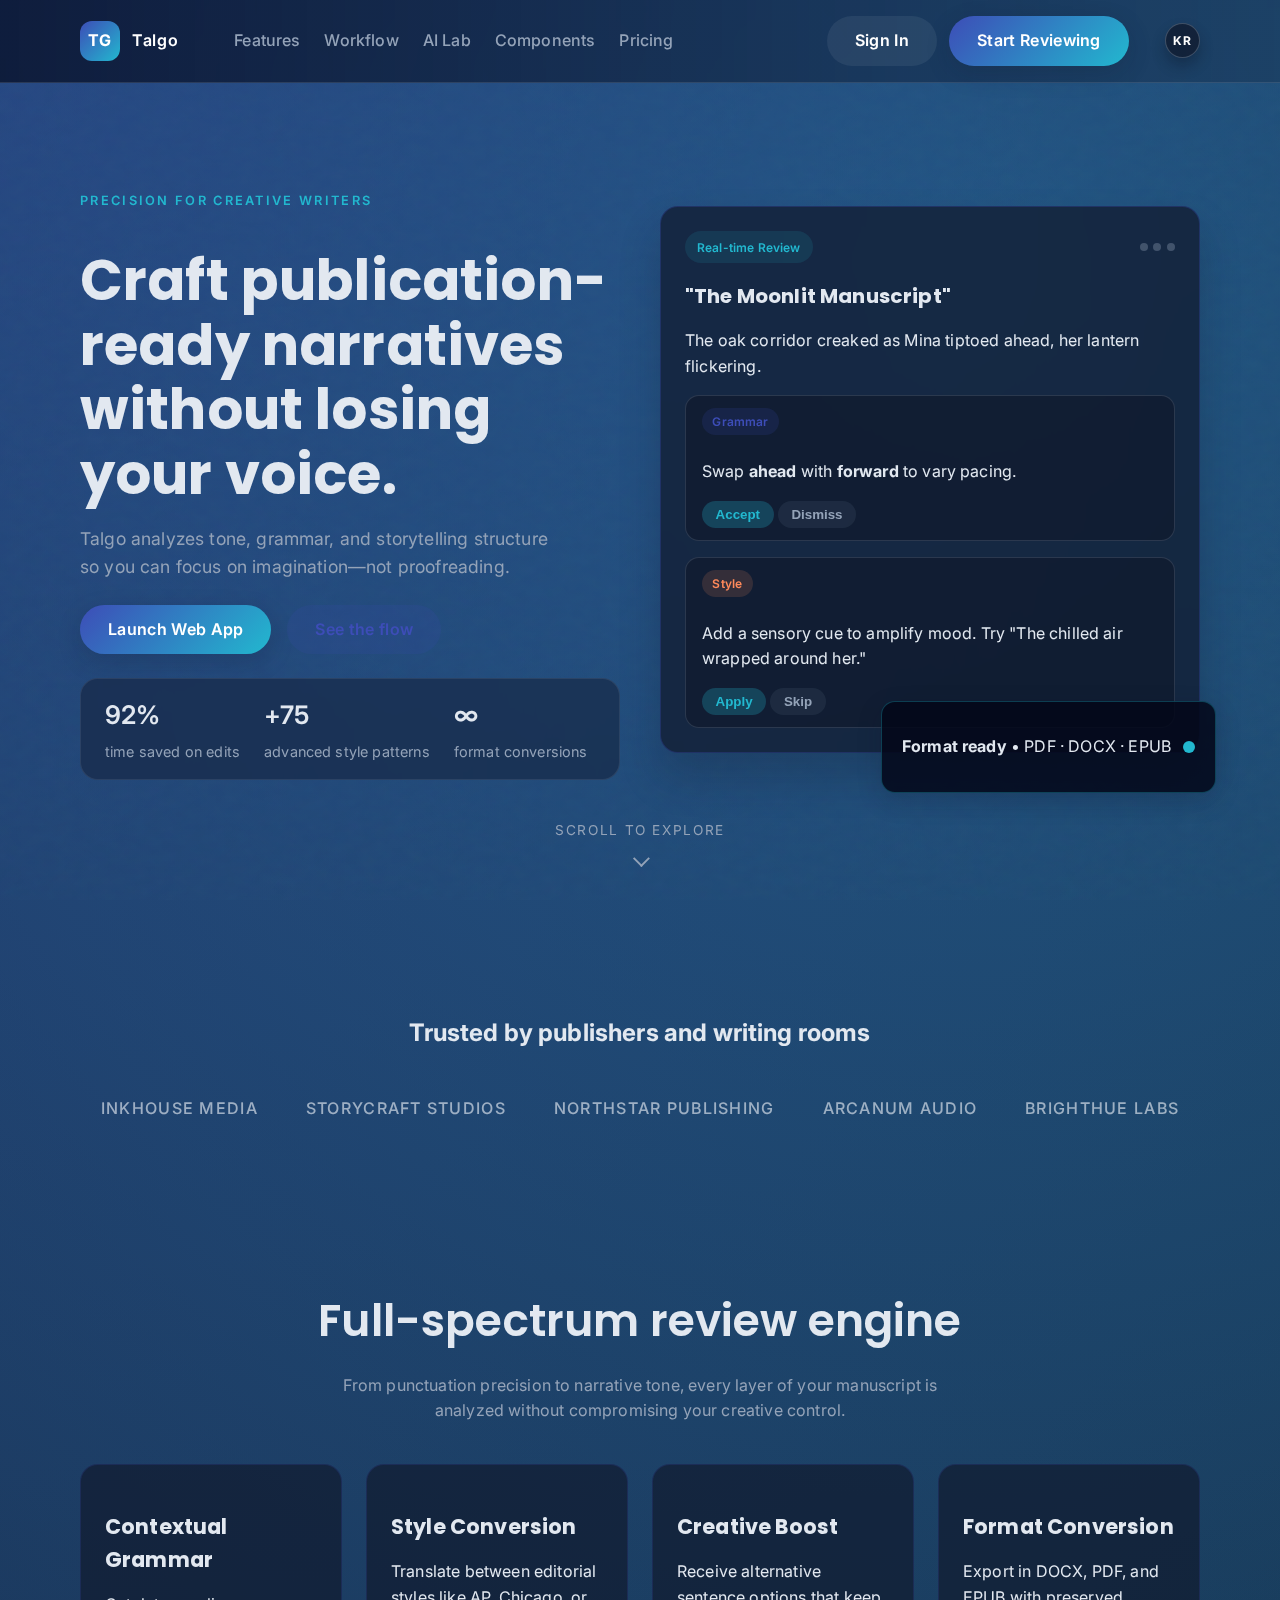
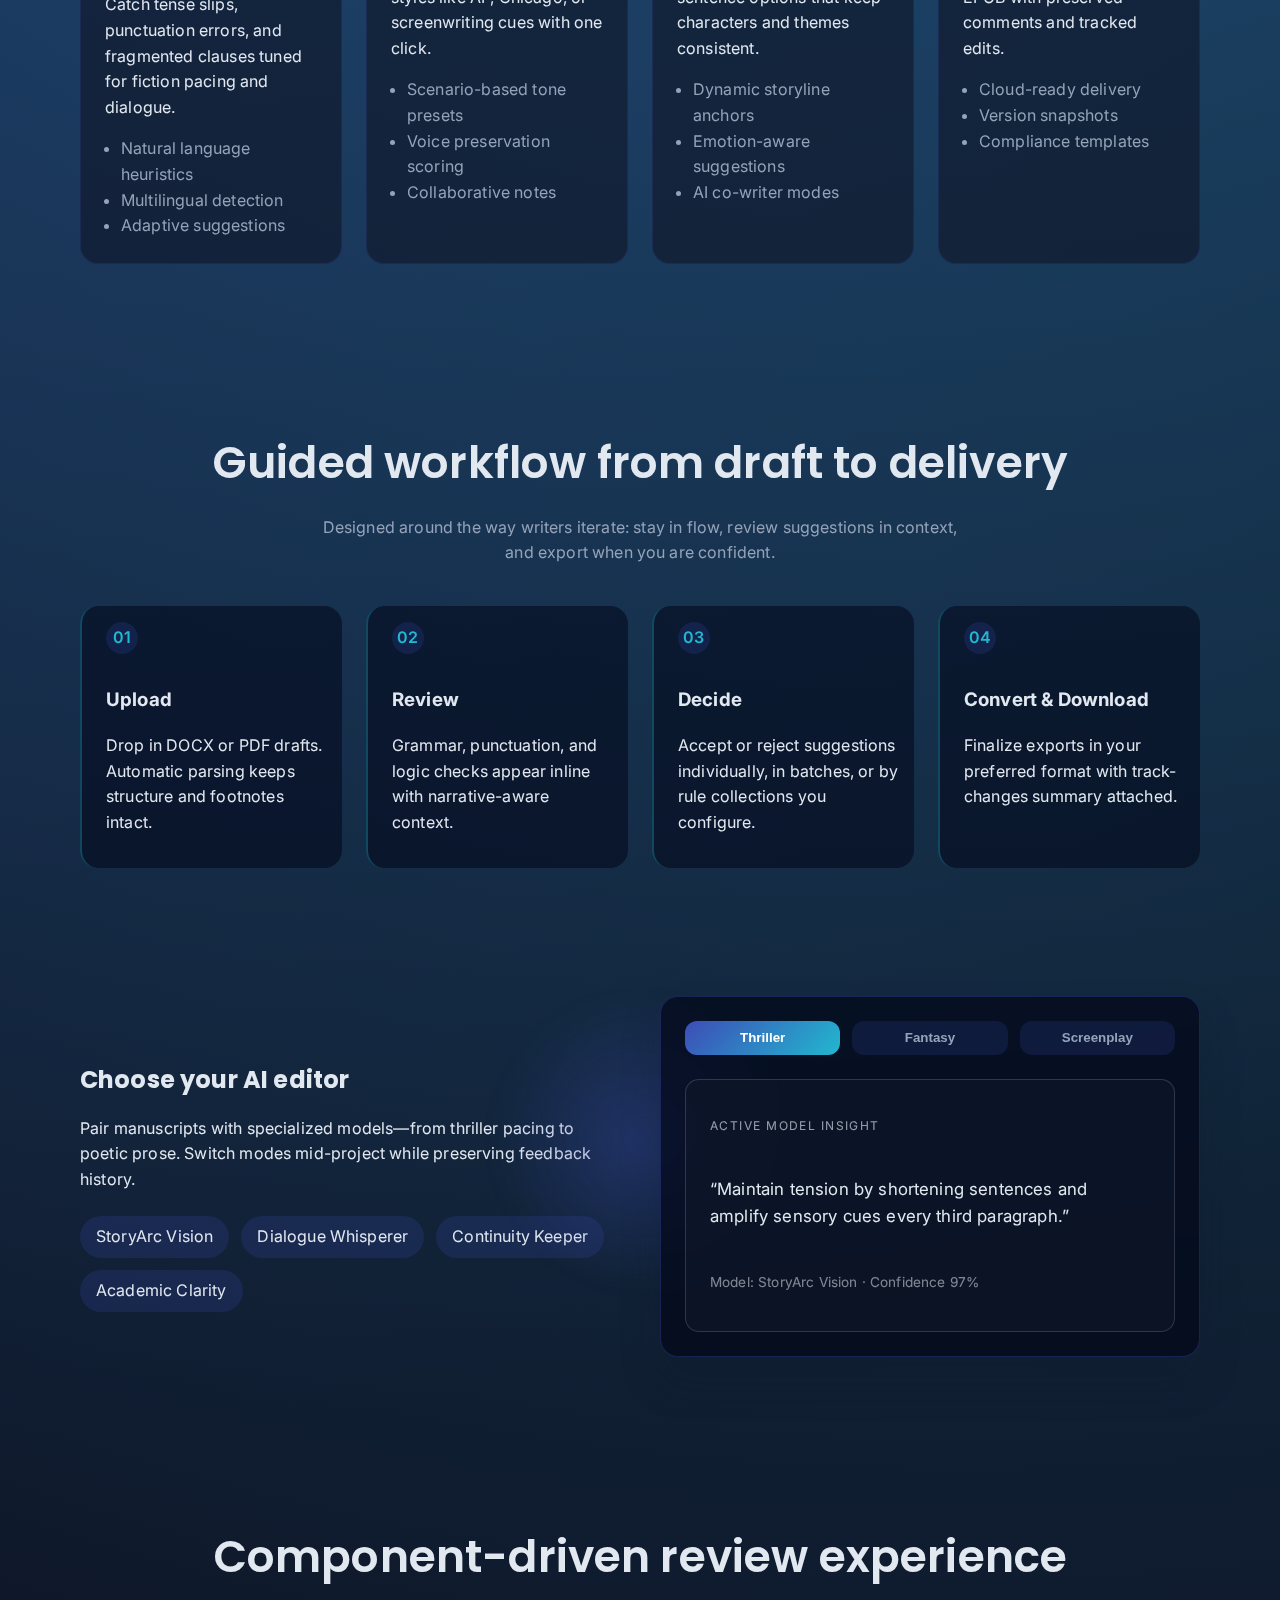
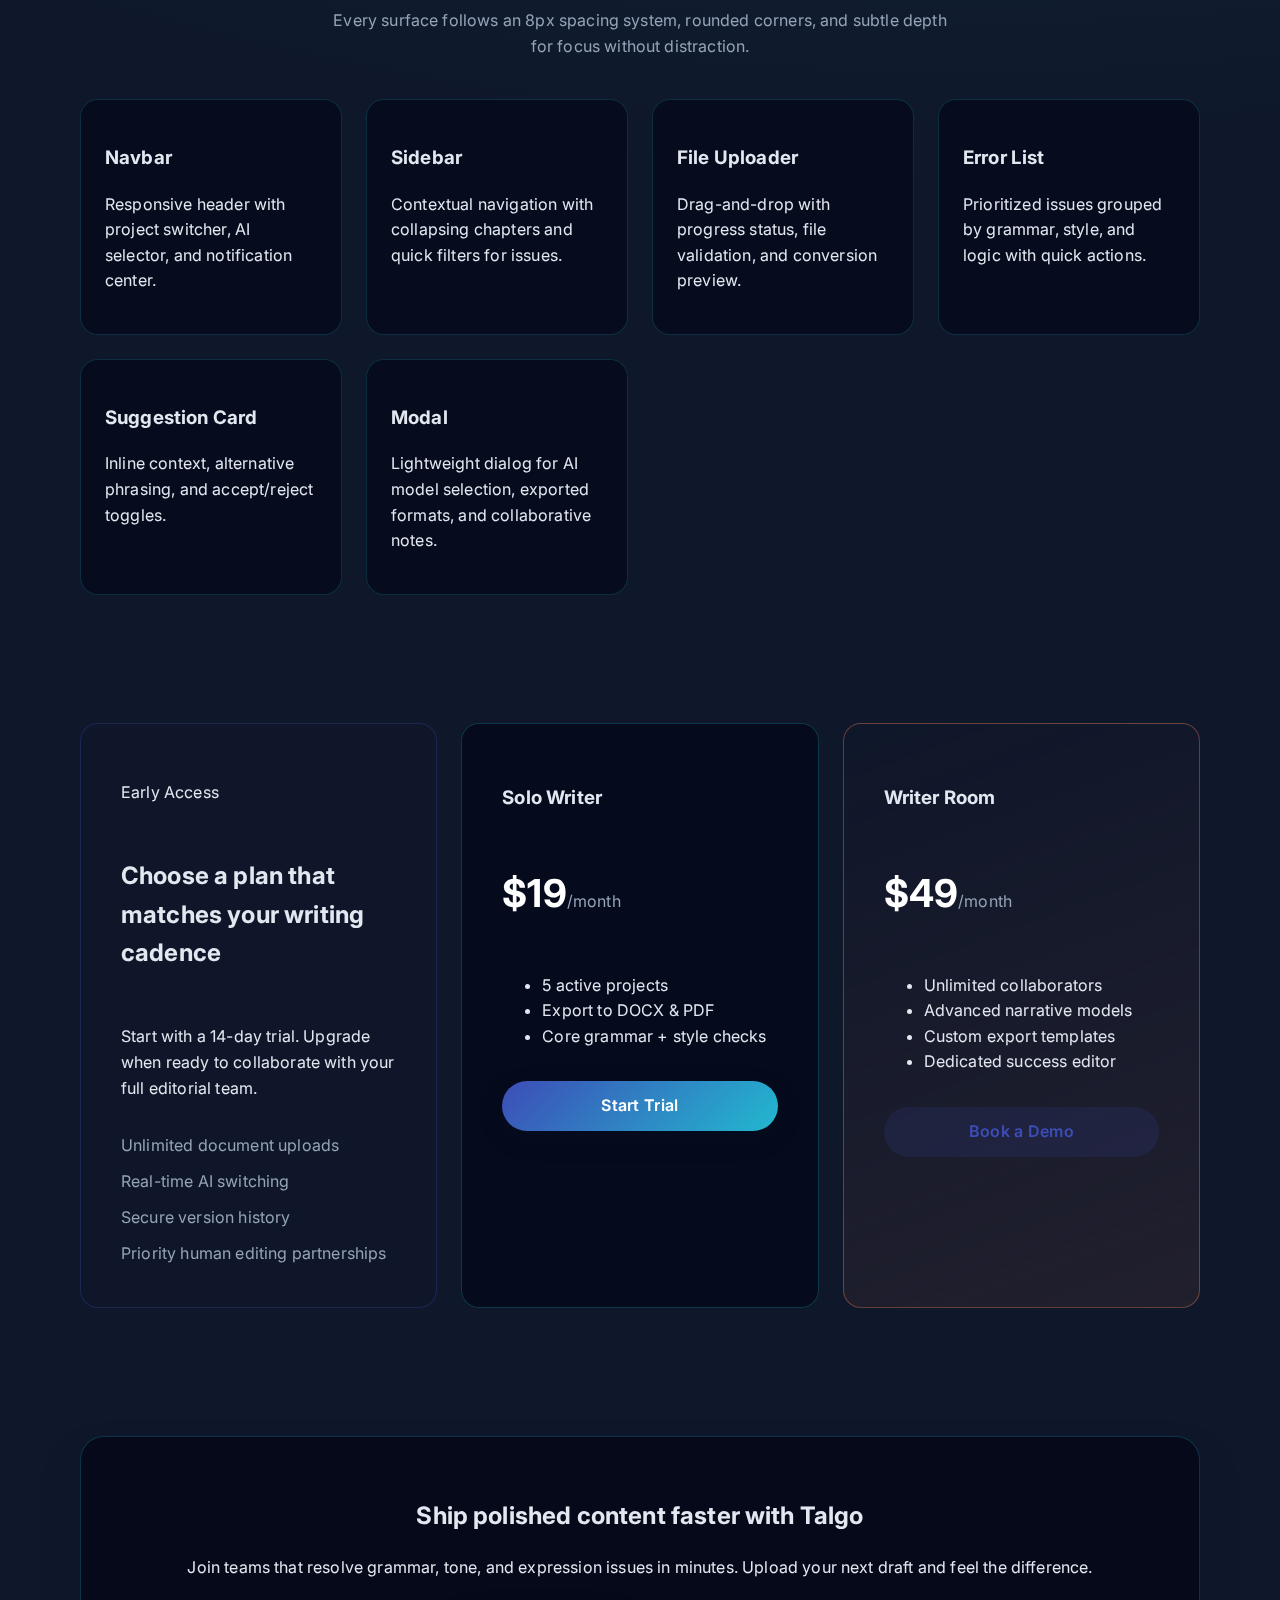
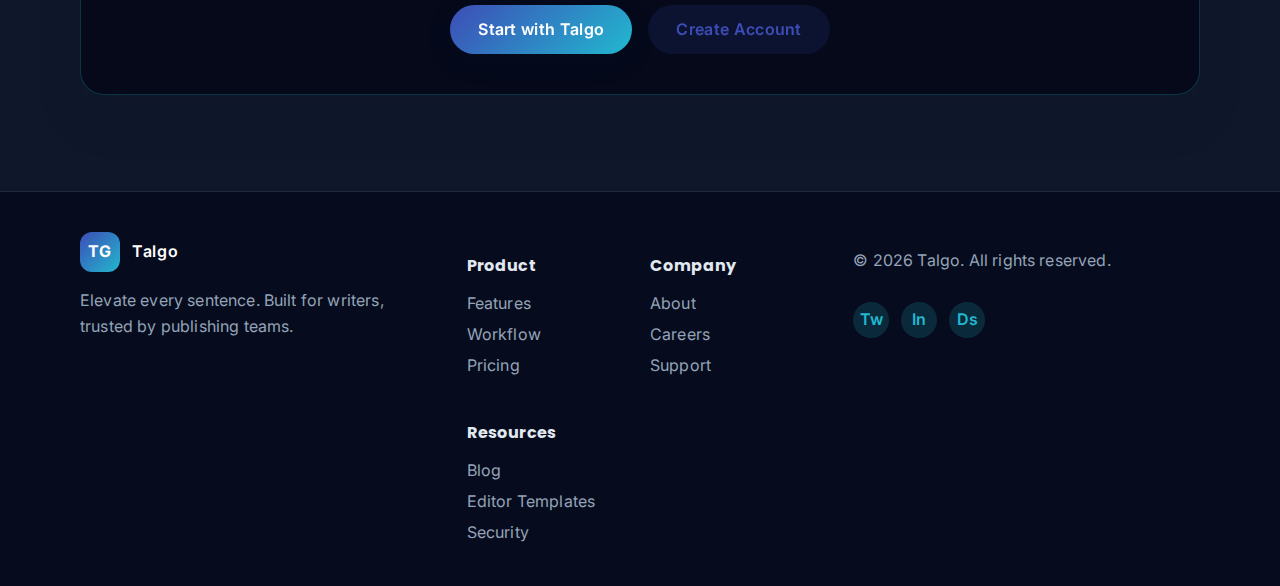
<file: index.html>
﻿<!DOCTYPE html>
<html lang="en">
<head>
  <meta charset="UTF-8" />
  <meta http-equiv="X-UA-Compatible" content="IE=edge" />
  <meta name="viewport" content="width=device-width, initial-scale=1.0" />
  <title>Talgo - Professional Writing Assistant</title>
  <meta name="description" content="Professional sentence review platform that transforms drafts into publication-ready writing with Talgo." />
  <link rel="preconnect" href="https://fonts.googleapis.com" />
  <link rel="preconnect" href="https://fonts.gstatic.com" crossorigin />
  <link href="https://fonts.googleapis.com/css2?family=Poppins:wght@400;500;600;700&family=Inter:wght@400;500;600&display=swap" rel="stylesheet" />
  <link rel="stylesheet" href="assets/css/style.css" />
</head>
<body>
  <div class="noise-layer" aria-hidden="true"></div>
  <header class="site-header">
    <div class="container nav-container">
      <a class="brand" href="#" aria-label="TG Talgo">
        <span class="brand-mark" aria-hidden="true">TG</span>
        <span class="brand-type">Talgo</span>
      </a>
      <nav class="nav" aria-label="Primary" role="navigation">
        <ul class="nav-list">
          <li><a href="#features">Features</a></li>
          <li><a href="#workflow">Workflow</a></li>
          <li><a href="#ai-lab">AI Lab</a></li>
          <li><a href="#components">Components</a></li>
          <li><a href="#pricing">Pricing</a></li>
        </ul>
      </nav>
      <div class="language-switch">
        <a class="btn-language" href="index-ko.html" lang="ko" aria-label="View site in Korean">
          <span aria-hidden="true" class="lang-code">kr</span>
          <span class="visually-hidden">한국어</span>
        </a>
      </div>
      <div class="nav-actions">
        <a class="btn btn-ghost" href="auth.html">Sign In</a>
        <a class="btn btn-primary" href="auth.html">Start Reviewing</a>
        <button class="nav-toggle" aria-expanded="false" aria-controls="mobile-nav">
          <span class="nav-toggle-bar"></span>
          <span class="nav-toggle-bar"></span>
          <span class="nav-toggle-bar"></span>
          <span class="visually-hidden">Toggle navigation</span>
        </button>
      </div>
    </div>
    <nav id="mobile-nav" class="mobile-nav" aria-label="Mobile"></nav>
  </header>

  <main>
    <section class="hero" id="hero">
      <div class="container hero-grid">
        <div class="hero-copy">
          <p class="eyebrow">Precision for creative writers</p>
          <h1>Craft publication-ready narratives without losing your voice.</h1>
          <p class="hero-lede">Talgo analyzes tone, grammar, and storytelling structure so you can focus on imagination—not proofreading.</p>
          <div class="hero-actions">
            <a class="btn btn-primary" href="#cta">Launch Web App</a>
            <a class="btn btn-secondary" href="#workflow">See the flow</a>
          </div>
          <div class="hero-stats">
            <div>
              <span class="stat-value">92%</span>
              <span class="stat-label">time saved on edits</span>
            </div>
            <div>
              <span class="stat-value">+75</span>
              <span class="stat-label">advanced style patterns</span>
            </div>
            <div>
              <span class="stat-value">∞</span>
              <span class="stat-label">format conversions</span>
            </div>
          </div>
        </div>
        <div class="hero-visual">
          <div class="preview-card">
            <header>
              <span class="badge">Real-time Review</span>
              <div class="dot-group">
                <span></span><span></span><span></span>
              </div>
            </header>
            <div class="preview-body">
              <article>
                <h2>"The Moonlit Manuscript"</h2>
                <p>The oak corridor creaked as Mina tiptoed ahead, her lantern flickering.</p>
              </article>
              <ul class="preview-suggestions">
                <li>
                  <span class="suggestion-tag">Grammar</span>
                  <p>Swap <strong>ahead</strong> with <strong>forward</strong> to vary pacing.</p>
                  <div class="suggestion-actions">
                    <button class="pill">Accept</button>
                    <button class="pill pill-ghost">Dismiss</button>
                  </div>
                </li>
                <li>
                  <span class="suggestion-tag alt">Style</span>
                  <p>Add a sensory cue to amplify mood. Try "The chilled air wrapped around her."</p>
                  <div class="suggestion-actions">
                    <button class="pill">Apply</button>
                    <button class="pill pill-ghost">Skip</button>
                  </div>
                </li>
              </ul>
            </div>
          </div>
          <div class="floating-card" aria-hidden="true">
            <p><strong>Format ready</strong> • PDF · DOCX · EPUB</p>
            <span class="pulse"></span>
          </div>
        </div>
      </div>
      <div class="scroll-prompt">
        <span>Scroll to explore</span>
        <div class="chevron"></div>
      </div>
    </section>

    <section class="trust" aria-label="Trusted by writing teams">
      <div class="container trust-grid">
        <h2>Trusted by publishers and writing rooms</h2>
        <ul class="trust-logos">
          <li>Inkhouse Media</li>
          <li>StoryCraft Studios</li>
          <li>Northstar Publishing</li>
          <li>Arcanum Audio</li>
          <li>Brighthue Labs</li>
        </ul>
      </div>
    </section>

    <section class="features" id="features">
      <div class="container section-head">
        <h2>Full-spectrum review engine</h2>
        <p>From punctuation precision to narrative tone, every layer of your manuscript is analyzed without compromising your creative control.</p>
      </div>
      <div class="container feature-grid">
        <article class="feature-card">
          <h3>Contextual Grammar</h3>
          <p>Catch tense slips, punctuation errors, and fragmented clauses tuned for fiction pacing and dialogue.</p>
          <ul>
            <li>Natural language heuristics</li>
            <li>Multilingual detection</li>
            <li>Adaptive suggestions</li>
          </ul>
        </article>
        <article class="feature-card">
          <h3>Style Conversion</h3>
          <p>Translate between editorial styles like AP, Chicago, or screenwriting cues with one click.</p>
          <ul>
            <li>Scenario-based tone presets</li>
            <li>Voice preservation scoring</li>
            <li>Collaborative notes</li>
          </ul>
        </article>
        <article class="feature-card">
          <h3>Creative Boost</h3>
          <p>Receive alternative sentence options that keep characters and themes consistent.</p>
          <ul>
            <li>Dynamic storyline anchors</li>
            <li>Emotion-aware suggestions</li>
            <li>AI co-writer modes</li>
          </ul>
        </article>
        <article class="feature-card">
          <h3>Format Conversion</h3>
          <p>Export in DOCX, PDF, and EPUB with preserved comments and tracked edits.</p>
          <ul>
            <li>Cloud-ready delivery</li>
            <li>Version snapshots</li>
            <li>Compliance templates</li>
          </ul>
        </article>
      </div>
    </section>

    <section class="workflow" id="workflow">
      <div class="container section-head">
        <h2>Guided workflow from draft to delivery</h2>
        <p>Designed around the way writers iterate: stay in flow, review suggestions in context, and export when you are confident.</p>
      </div>
      <div class="container workflow-grid">
        <article class="workflow-step">
          <span class="step-index">01</span>
          <h3>Upload</h3>
          <p>Drop in DOCX or PDF drafts. Automatic parsing keeps structure and footnotes intact.</p>
        </article>
        <article class="workflow-step">
          <span class="step-index">02</span>
          <h3>Review</h3>
          <p>Grammar, punctuation, and logic checks appear inline with narrative-aware context.</p>
        </article>
        <article class="workflow-step">
          <span class="step-index">03</span>
          <h3>Decide</h3>
          <p>Accept or reject suggestions individually, in batches, or by rule collections you configure.</p>
        </article>
        <article class="workflow-step">
          <span class="step-index">04</span>
          <h3>Convert &amp; Download</h3>
          <p>Finalize exports in your preferred format with track-changes summary attached.</p>
        </article>
      </div>
    </section>

    <section class="ai-lab" id="ai-lab">
      <div class="container ai-grid">
        <div class="ai-copy">
          <h2>Choose your AI editor</h2>
          <p>Pair manuscripts with specialized models—from thriller pacing to poetic prose. Switch modes mid-project while preserving feedback history.</p>
          <ul class="pill-list">
            <li>StoryArc Vision</li>
            <li>Dialogue Whisperer</li>
            <li>Continuity Keeper</li>
            <li>Academic Clarity</li>
          </ul>
        </div>
        <div class="ai-panel" role="presentation">
          <div class="ai-switcher">
            <button class="switch-btn active">Thriller</button>
            <button class="switch-btn">Fantasy</button>
            <button class="switch-btn">Screenplay</button>
          </div>
          <div class="ai-preview">
            <p class="preview-label">Active model insight</p>
            <p class="preview-text">“Maintain tension by shortening sentences and amplify sensory cues every third paragraph.”</p>
            <p class="preview-footnote">Model: StoryArc Vision · Confidence 97%</p>
          </div>
        </div>
      </div>
    </section>

    <section class="components" id="components">
      <div class="container section-head">
        <h2>Component-driven review experience</h2>
        <p>Every surface follows an 8px spacing system, rounded corners, and subtle depth for focus without distraction.</p>
      </div>
      <div class="container component-grid">
        <article class="component-card" data-component="Navbar">
          <h3>Navbar</h3>
          <p>Responsive header with project switcher, AI selector, and notification center.</p>
        </article>
        <article class="component-card" data-component="Sidebar">
          <h3>Sidebar</h3>
          <p>Contextual navigation with collapsing chapters and quick filters for issues.</p>
        </article>
        <article class="component-card" data-component="FileUploader">
          <h3>File Uploader</h3>
          <p>Drag-and-drop with progress status, file validation, and conversion preview.</p>
        </article>
        <article class="component-card" data-component="ErrorList">
          <h3>Error List</h3>
          <p>Prioritized issues grouped by grammar, style, and logic with quick actions.</p>
        </article>
        <article class="component-card" data-component="SuggestionCard">
          <h3>Suggestion Card</h3>
          <p>Inline context, alternative phrasing, and accept/reject toggles.</p>
        </article>
        <article class="component-card" data-component="Modal">
          <h3>Modal</h3>
          <p>Lightweight dialog for AI model selection, exported formats, and collaborative notes.</p>
        </article>
      </div>
    </section>

    <section class="pricing" id="pricing">
      <div class="container pricing-grid">
        <div class="pricing-card">
          <p class="eyebrow">Early Access</p>
          <h2>Choose a plan that matches your writing cadence</h2>
          <p>Start with a 14-day trial. Upgrade when ready to collaborate with your full editorial team.</p>
          <ul class="pricing-benefits">
            <li>Unlimited document uploads</li>
            <li>Real-time AI switching</li>
            <li>Secure version history</li>
            <li>Priority human editing partnerships</li>
          </ul>
        </div>
        <div class="pricing-tier">
          <h3>Solo Writer</h3>
          <p class="price">
            <span>$19</span><span>/month</span>
          </p>
          <ul>
            <li>5 active projects</li>
            <li>Export to DOCX &amp; PDF</li>
            <li>Core grammar + style checks</li>
          </ul>
          <a class="btn btn-primary" href="#cta">Start Trial</a>
        </div>
        <div class="pricing-tier highlighted">
          <h3>Writer Room</h3>
          <p class="price">
            <span>$49</span><span>/month</span>
          </p>
          <ul>
            <li>Unlimited collaborators</li>
            <li>Advanced narrative models</li>
            <li>Custom export templates</li>
            <li>Dedicated success editor</li>
          </ul>
          <a class="btn btn-secondary" href="#cta">Book a Demo</a>
        </div>
      </div>
    </section>

    <section class="cta" id="cta">
      <div class="container cta-box">
        <h2>Ship polished content faster with Talgo</h2>
        <p>Join teams that resolve grammar, tone, and expression issues in minutes. Upload your next draft and feel the difference.</p>
        <div class="cta-actions">
          <a href="auth.html" class="btn btn-primary">Start with Talgo</a>
          <a href="auth.html" class="btn btn-secondary">Create Account</a>
        </div>
      </div>
    </section>
  </main>

  <footer class="site-footer">
    <div class="container footer-grid">
      <div>
        <a class="brand" href="#" aria-label="TG Talgo">
          <span class="brand-mark" aria-hidden="true">TG</span>
          <span class="brand-type">Talgo</span>
        </a>
        <p>Elevate every sentence. Built for writers, trusted by publishing teams.</p>
      </div>
      <nav aria-label="Footer" class="footer-nav">
        <div>
          <h4>Product</h4>
          <ul>
            <li><a href="#features">Features</a></li>
            <li><a href="#workflow">Workflow</a></li>
            <li><a href="#pricing">Pricing</a></li>
          </ul>
        </div>
        <div>
          <h4>Company</h4>
          <ul>
            <li><a href="#">About</a></li>
            <li><a href="#">Careers</a></li>
            <li><a href="#">Support</a></li>
          </ul>
        </div>
        <div>
          <h4>Resources</h4>
          <ul>
            <li><a href="#">Blog</a></li>
            <li><a href="#">Editor Templates</a></li>
            <li><a href="#">Security</a></li>
          </ul>
        </div>
      </nav>
      <div class="footer-meta">
        <p>&copy; <span id="year"></span> Talgo. All rights reserved.</p>
        <div class="social-links">
          <a href="#" aria-label="Follow on Twitter">Tw</a>
          <a href="#" aria-label="Follow on LinkedIn">In</a>
          <a href="#" aria-label="Join Discord">Ds</a>
        </div>
      </div>
    </div>
  </footer>

  <script src="assets/js/main.js"></script>
</body>
</html>
</file>
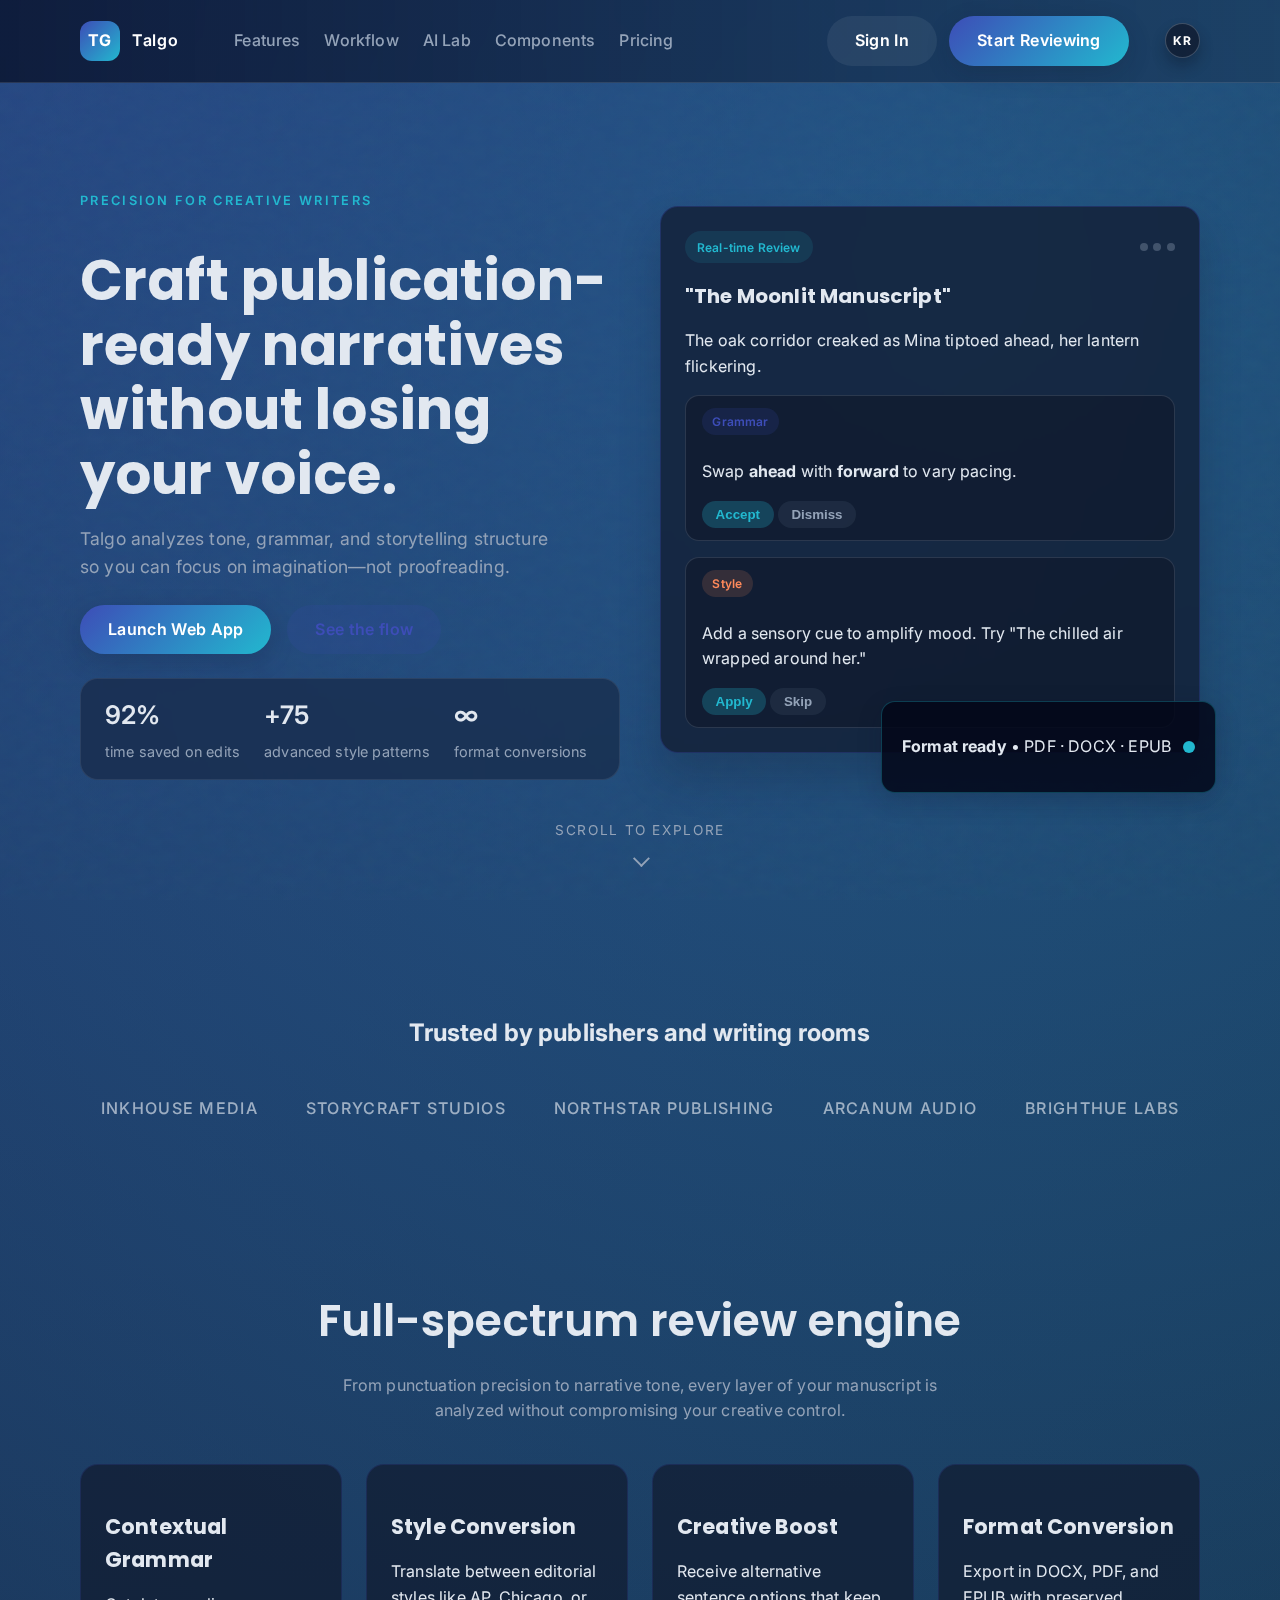
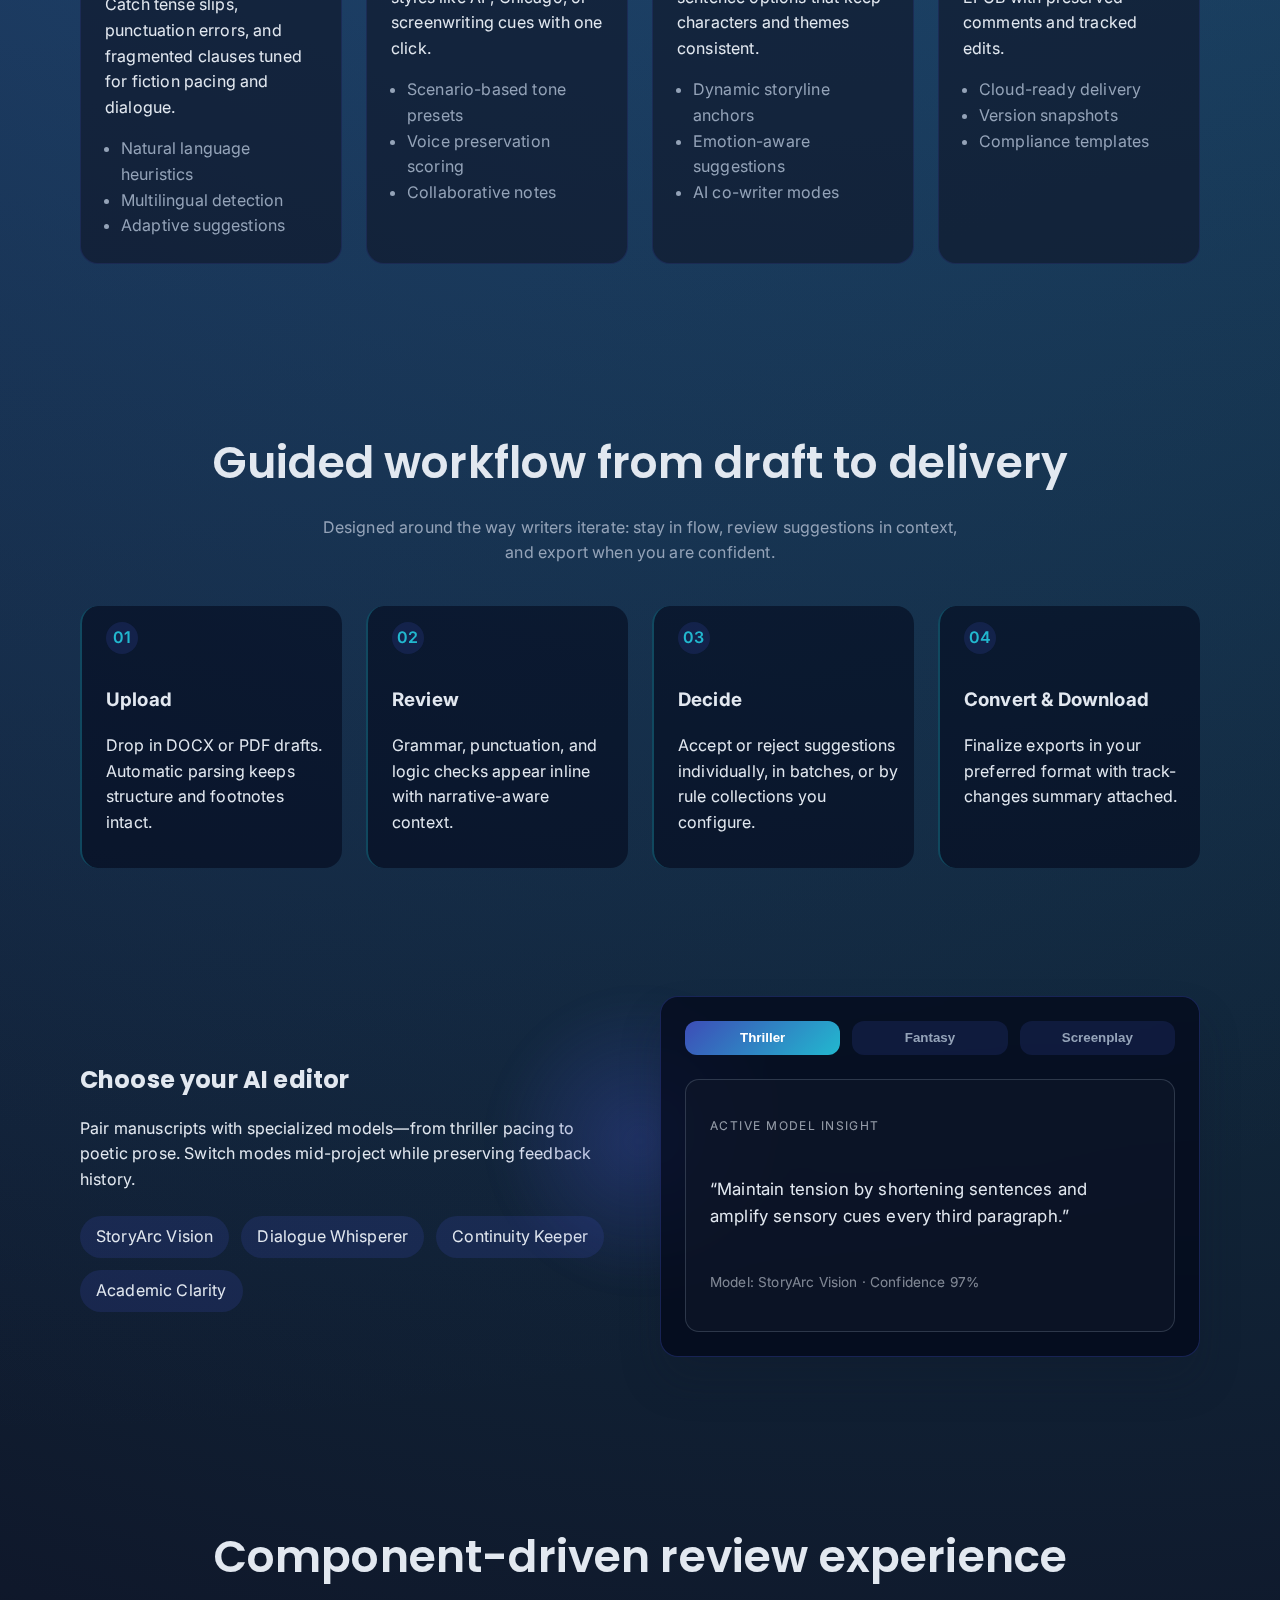
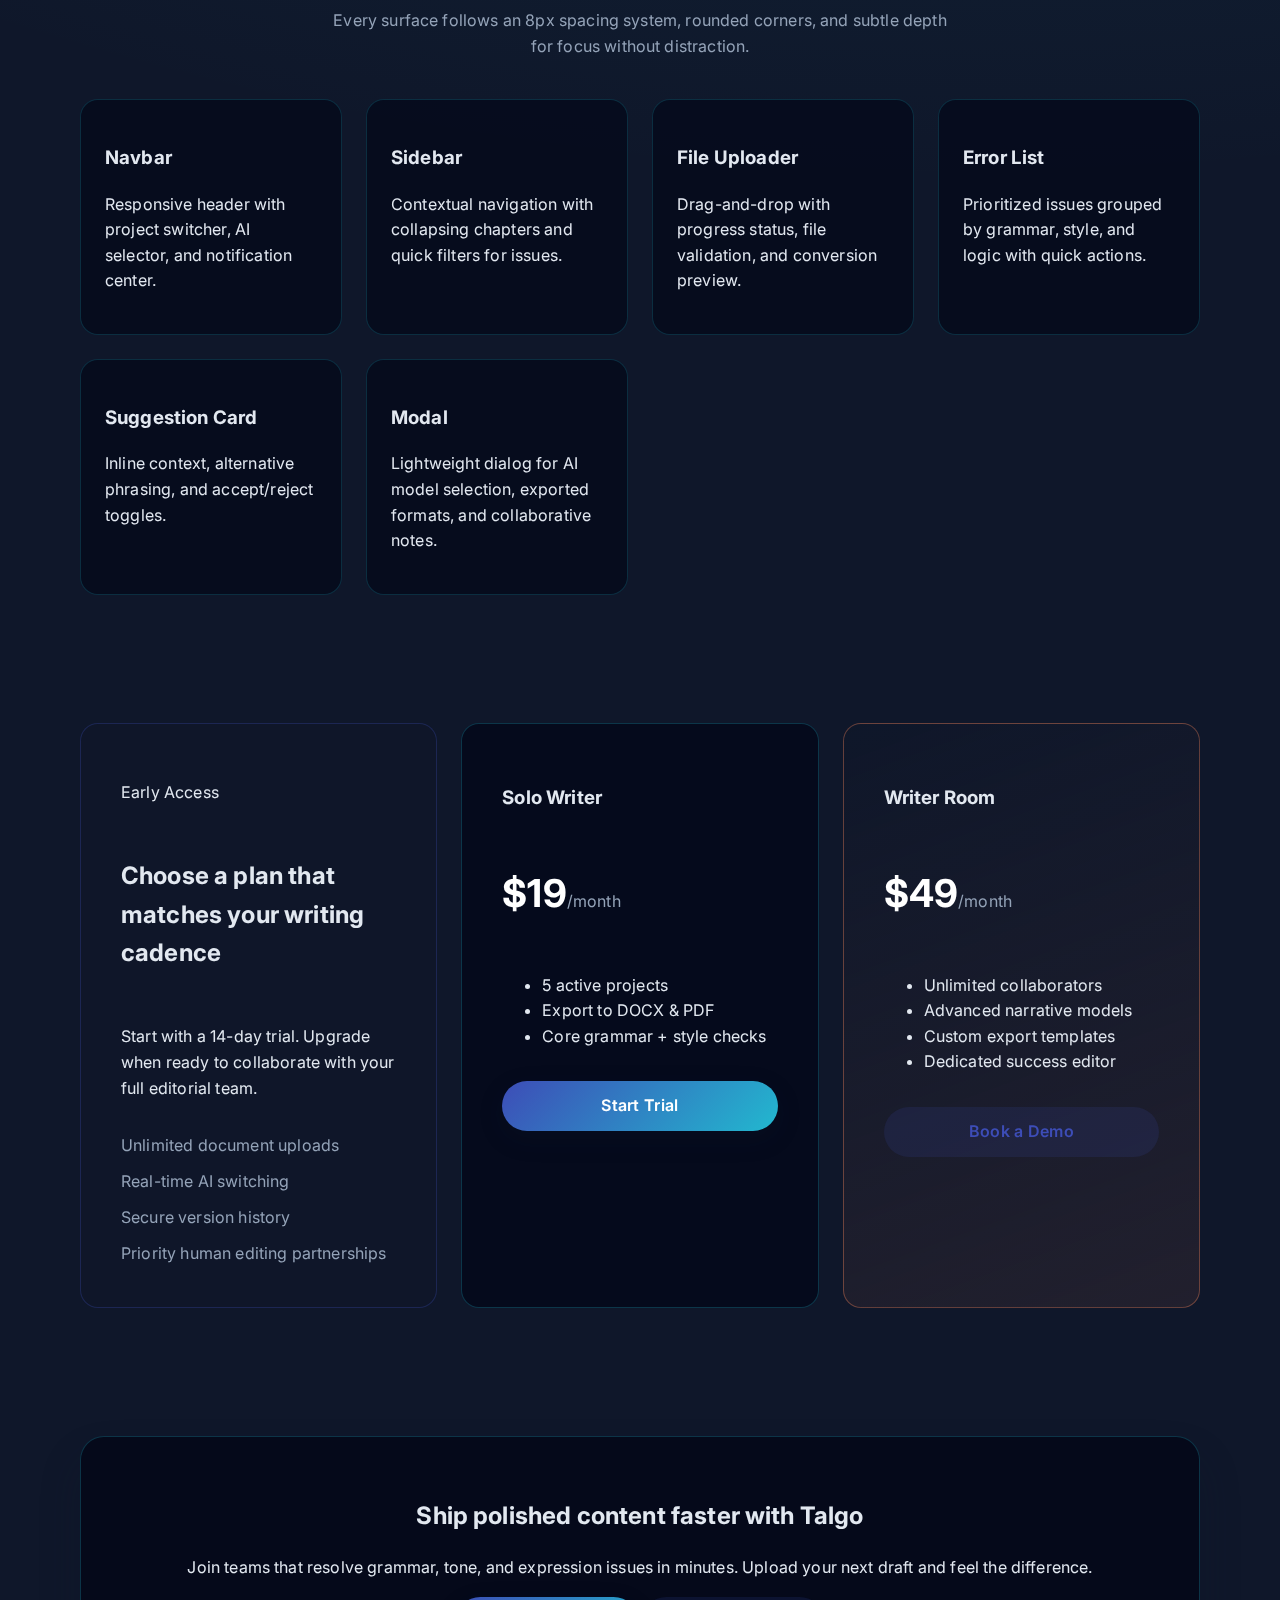
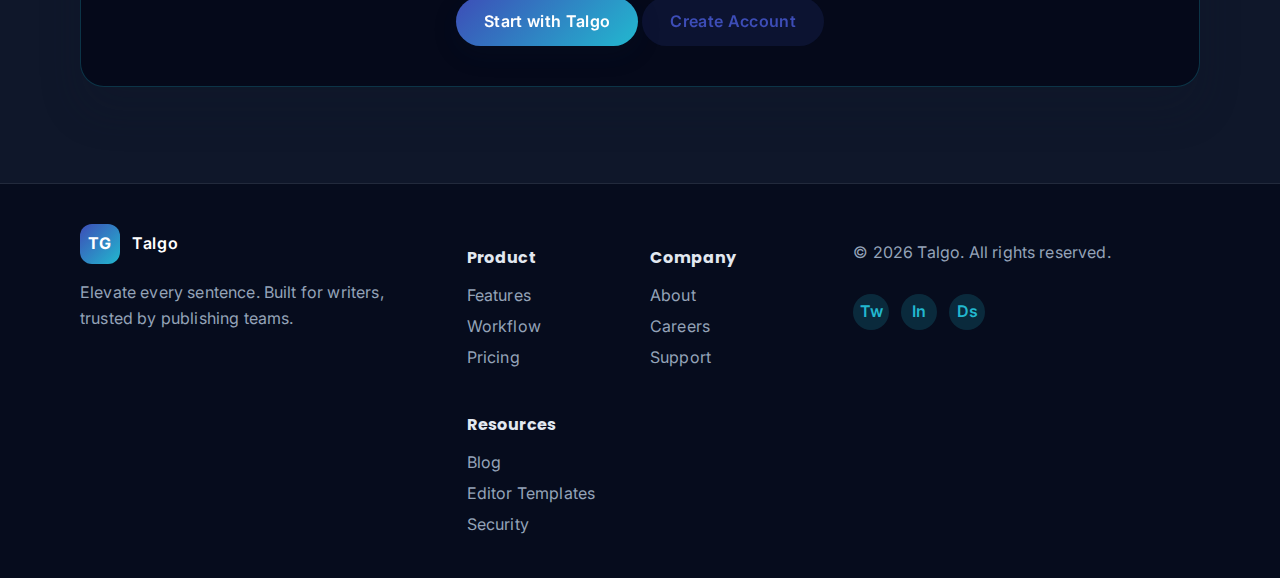
<file: landing-page/index.html>
﻿<!DOCTYPE html>
<html lang="en">
<head>
  <meta charset="UTF-8" />
  <meta http-equiv="X-UA-Compatible" content="IE=edge" />
  <meta name="viewport" content="width=device-width, initial-scale=1.0" />
  <title>Talgo - Professional Writing Assistant</title>
  <meta name="description" content="Professional sentence review platform that transforms drafts into publication-ready writing with Talgo." />
  <link rel="preconnect" href="https://fonts.googleapis.com" />
  <link rel="preconnect" href="https://fonts.gstatic.com" crossorigin />
  <link href="https://fonts.googleapis.com/css2?family=Poppins:wght@400;500;600;700&family=Inter:wght@400;500;600&display=swap" rel="stylesheet" />
  <link rel="stylesheet" href="assets/css/style.css" />
</head>
<body>
  <div class="noise-layer" aria-hidden="true"></div>
  <header class="site-header">
    <div class="container nav-container">
      <a class="brand" href="#" aria-label="TG Talgo">
        <span class="brand-mark" aria-hidden="true">TG</span>
        <span class="brand-type">Talgo</span>
      </a>
      <nav class="nav" aria-label="Primary" role="navigation">
        <ul class="nav-list">
          <li><a href="#features">Features</a></li>
          <li><a href="#workflow">Workflow</a></li>
          <li><a href="#ai-lab">AI Lab</a></li>
          <li><a href="#components">Components</a></li>
          <li><a href="#pricing">Pricing</a></li>
        </ul>
      </nav>
      <div class="language-switch">
        <a class="btn-language" href="index-ko.html" lang="ko" aria-label="View site in Korean">
          <span aria-hidden="true" class="lang-code">kr</span>
          <span class="visually-hidden">한국어</span>
        </a>
      </div>
      <div class="nav-actions">
        <a class="btn btn-ghost" href="auth.html">Sign In</a>
        <a class="btn btn-primary" href="auth.html">Start Reviewing</a>
        <button class="nav-toggle" aria-expanded="false" aria-controls="mobile-nav">
          <span class="nav-toggle-bar"></span>
          <span class="nav-toggle-bar"></span>
          <span class="nav-toggle-bar"></span>
          <span class="visually-hidden">Toggle navigation</span>
        </button>
      </div>
    </div>
    <nav id="mobile-nav" class="mobile-nav" aria-label="Mobile"></nav>
  </header>

  <main>
    <section class="hero" id="hero">
      <div class="container hero-grid">
        <div class="hero-copy">
          <p class="eyebrow">Precision for creative writers</p>
          <h1>Craft publication-ready narratives without losing your voice.</h1>
          <p class="hero-lede">Talgo analyzes tone, grammar, and storytelling structure so you can focus on imagination—not proofreading.</p>
          <div class="hero-actions">
            <a class="btn btn-primary" href="#cta">Launch Web App</a>
            <a class="btn btn-secondary" href="#workflow">See the flow</a>
          </div>
          <div class="hero-stats">
            <div>
              <span class="stat-value">92%</span>
              <span class="stat-label">time saved on edits</span>
            </div>
            <div>
              <span class="stat-value">+75</span>
              <span class="stat-label">advanced style patterns</span>
            </div>
            <div>
              <span class="stat-value">∞</span>
              <span class="stat-label">format conversions</span>
            </div>
          </div>
        </div>
        <div class="hero-visual">
          <div class="preview-card">
            <header>
              <span class="badge">Real-time Review</span>
              <div class="dot-group">
                <span></span><span></span><span></span>
              </div>
            </header>
            <div class="preview-body">
              <article>
                <h2>"The Moonlit Manuscript"</h2>
                <p>The oak corridor creaked as Mina tiptoed ahead, her lantern flickering.</p>
              </article>
              <ul class="preview-suggestions">
                <li>
                  <span class="suggestion-tag">Grammar</span>
                  <p>Swap <strong>ahead</strong> with <strong>forward</strong> to vary pacing.</p>
                  <div class="suggestion-actions">
                    <button class="pill">Accept</button>
                    <button class="pill pill-ghost">Dismiss</button>
                  </div>
                </li>
                <li>
                  <span class="suggestion-tag alt">Style</span>
                  <p>Add a sensory cue to amplify mood. Try "The chilled air wrapped around her."</p>
                  <div class="suggestion-actions">
                    <button class="pill">Apply</button>
                    <button class="pill pill-ghost">Skip</button>
                  </div>
                </li>
              </ul>
            </div>
          </div>
          <div class="floating-card" aria-hidden="true">
            <p><strong>Format ready</strong> • PDF · DOCX · EPUB</p>
            <span class="pulse"></span>
          </div>
        </div>
      </div>
      <div class="scroll-prompt">
        <span>Scroll to explore</span>
        <div class="chevron"></div>
      </div>
    </section>

    <section class="trust" aria-label="Trusted by writing teams">
      <div class="container trust-grid">
        <h2>Trusted by publishers and writing rooms</h2>
        <ul class="trust-logos">
          <li>Inkhouse Media</li>
          <li>StoryCraft Studios</li>
          <li>Northstar Publishing</li>
          <li>Arcanum Audio</li>
          <li>Brighthue Labs</li>
        </ul>
      </div>
    </section>

    <section class="features" id="features">
      <div class="container section-head">
        <h2>Full-spectrum review engine</h2>
        <p>From punctuation precision to narrative tone, every layer of your manuscript is analyzed without compromising your creative control.</p>
      </div>
      <div class="container feature-grid">
        <article class="feature-card">
          <h3>Contextual Grammar</h3>
          <p>Catch tense slips, punctuation errors, and fragmented clauses tuned for fiction pacing and dialogue.</p>
          <ul>
            <li>Natural language heuristics</li>
            <li>Multilingual detection</li>
            <li>Adaptive suggestions</li>
          </ul>
        </article>
        <article class="feature-card">
          <h3>Style Conversion</h3>
          <p>Translate between editorial styles like AP, Chicago, or screenwriting cues with one click.</p>
          <ul>
            <li>Scenario-based tone presets</li>
            <li>Voice preservation scoring</li>
            <li>Collaborative notes</li>
          </ul>
        </article>
        <article class="feature-card">
          <h3>Creative Boost</h3>
          <p>Receive alternative sentence options that keep characters and themes consistent.</p>
          <ul>
            <li>Dynamic storyline anchors</li>
            <li>Emotion-aware suggestions</li>
            <li>AI co-writer modes</li>
          </ul>
        </article>
        <article class="feature-card">
          <h3>Format Conversion</h3>
          <p>Export in DOCX, PDF, and EPUB with preserved comments and tracked edits.</p>
          <ul>
            <li>Cloud-ready delivery</li>
            <li>Version snapshots</li>
            <li>Compliance templates</li>
          </ul>
        </article>
      </div>
    </section>

    <section class="workflow" id="workflow">
      <div class="container section-head">
        <h2>Guided workflow from draft to delivery</h2>
        <p>Designed around the way writers iterate: stay in flow, review suggestions in context, and export when you are confident.</p>
      </div>
      <div class="container workflow-grid">
        <article class="workflow-step">
          <span class="step-index">01</span>
          <h3>Upload</h3>
          <p>Drop in DOCX or PDF drafts. Automatic parsing keeps structure and footnotes intact.</p>
        </article>
        <article class="workflow-step">
          <span class="step-index">02</span>
          <h3>Review</h3>
          <p>Grammar, punctuation, and logic checks appear inline with narrative-aware context.</p>
        </article>
        <article class="workflow-step">
          <span class="step-index">03</span>
          <h3>Decide</h3>
          <p>Accept or reject suggestions individually, in batches, or by rule collections you configure.</p>
        </article>
        <article class="workflow-step">
          <span class="step-index">04</span>
          <h3>Convert &amp; Download</h3>
          <p>Finalize exports in your preferred format with track-changes summary attached.</p>
        </article>
      </div>
    </section>

    <section class="ai-lab" id="ai-lab">
      <div class="container ai-grid">
        <div class="ai-copy">
          <h2>Choose your AI editor</h2>
          <p>Pair manuscripts with specialized models—from thriller pacing to poetic prose. Switch modes mid-project while preserving feedback history.</p>
          <ul class="pill-list">
            <li>StoryArc Vision</li>
            <li>Dialogue Whisperer</li>
            <li>Continuity Keeper</li>
            <li>Academic Clarity</li>
          </ul>
        </div>
        <div class="ai-panel" role="presentation">
          <div class="ai-switcher">
            <button class="switch-btn active">Thriller</button>
            <button class="switch-btn">Fantasy</button>
            <button class="switch-btn">Screenplay</button>
          </div>
          <div class="ai-preview">
            <p class="preview-label">Active model insight</p>
            <p class="preview-text">“Maintain tension by shortening sentences and amplify sensory cues every third paragraph.”</p>
            <p class="preview-footnote">Model: StoryArc Vision · Confidence 97%</p>
          </div>
        </div>
      </div>
    </section>

    <section class="components" id="components">
      <div class="container section-head">
        <h2>Component-driven review experience</h2>
        <p>Every surface follows an 8px spacing system, rounded corners, and subtle depth for focus without distraction.</p>
      </div>
      <div class="container component-grid">
        <article class="component-card" data-component="Navbar">
          <h3>Navbar</h3>
          <p>Responsive header with project switcher, AI selector, and notification center.</p>
        </article>
        <article class="component-card" data-component="Sidebar">
          <h3>Sidebar</h3>
          <p>Contextual navigation with collapsing chapters and quick filters for issues.</p>
        </article>
        <article class="component-card" data-component="FileUploader">
          <h3>File Uploader</h3>
          <p>Drag-and-drop with progress status, file validation, and conversion preview.</p>
        </article>
        <article class="component-card" data-component="ErrorList">
          <h3>Error List</h3>
          <p>Prioritized issues grouped by grammar, style, and logic with quick actions.</p>
        </article>
        <article class="component-card" data-component="SuggestionCard">
          <h3>Suggestion Card</h3>
          <p>Inline context, alternative phrasing, and accept/reject toggles.</p>
        </article>
        <article class="component-card" data-component="Modal">
          <h3>Modal</h3>
          <p>Lightweight dialog for AI model selection, exported formats, and collaborative notes.</p>
        </article>
      </div>
    </section>

    <section class="pricing" id="pricing">
      <div class="container pricing-grid">
        <div class="pricing-card">
          <p class="eyebrow">Early Access</p>
          <h2>Choose a plan that matches your writing cadence</h2>
          <p>Start with a 14-day trial. Upgrade when ready to collaborate with your full editorial team.</p>
          <ul class="pricing-benefits">
            <li>Unlimited document uploads</li>
            <li>Real-time AI switching</li>
            <li>Secure version history</li>
            <li>Priority human editing partnerships</li>
          </ul>
        </div>
        <div class="pricing-tier">
          <h3>Solo Writer</h3>
          <p class="price">
            <span>$19</span><span>/month</span>
          </p>
          <ul>
            <li>5 active projects</li>
            <li>Export to DOCX &amp; PDF</li>
            <li>Core grammar + style checks</li>
          </ul>
          <a class="btn btn-primary" href="#cta">Start Trial</a>
        </div>
        <div class="pricing-tier highlighted">
          <h3>Writer Room</h3>
          <p class="price">
            <span>$49</span><span>/month</span>
          </p>
          <ul>
            <li>Unlimited collaborators</li>
            <li>Advanced narrative models</li>
            <li>Custom export templates</li>
            <li>Dedicated success editor</li>
          </ul>
          <a class="btn btn-secondary" href="#cta">Book a Demo</a>
        </div>
      </div>
    </section>

    <section class="cta" id="cta">
      <div class="container cta-box">
        <h2>Ship polished content faster with Talgo</h2>
        <p>Join teams that resolve grammar, tone, and expression issues in minutes. Upload your next draft and feel the difference.</p>
        <div class="cta-actions">
          <a href="auth.html" class="btn btn-primary">Start with Talgo</a>
          <a href="auth.html" class="btn btn-secondary">Create Account</a>
        </div>
      </div>
    </section>
  </main>

  <footer class="site-footer">
    <div class="container footer-grid">
      <div>
        <a class="brand" href="#" aria-label="TG Talgo">
          <span class="brand-mark" aria-hidden="true">TG</span>
          <span class="brand-type">Talgo</span>
        </a>
        <p>Elevate every sentence. Built for writers, trusted by publishing teams.</p>
      </div>
      <nav aria-label="Footer" class="footer-nav">
        <div>
          <h4>Product</h4>
          <ul>
            <li><a href="#features">Features</a></li>
            <li><a href="#workflow">Workflow</a></li>
            <li><a href="#pricing">Pricing</a></li>
          </ul>
        </div>
        <div>
          <h4>Company</h4>
          <ul>
            <li><a href="#">About</a></li>
            <li><a href="#">Careers</a></li>
            <li><a href="#">Support</a></li>
          </ul>
        </div>
        <div>
          <h4>Resources</h4>
          <ul>
            <li><a href="#">Blog</a></li>
            <li><a href="#">Editor Templates</a></li>
            <li><a href="#">Security</a></li>
          </ul>
        </div>
      </nav>
      <div class="footer-meta">
        <p>&copy; <span id="year"></span> Talgo. All rights reserved.</p>
        <div class="social-links">
          <a href="#" aria-label="Follow on Twitter">Tw</a>
          <a href="#" aria-label="Follow on LinkedIn">In</a>
          <a href="#" aria-label="Join Discord">Ds</a>
        </div>
      </div>
    </div>
  </footer>

  <script src="assets/js/main.js"></script>
</body>
</html>
</file>
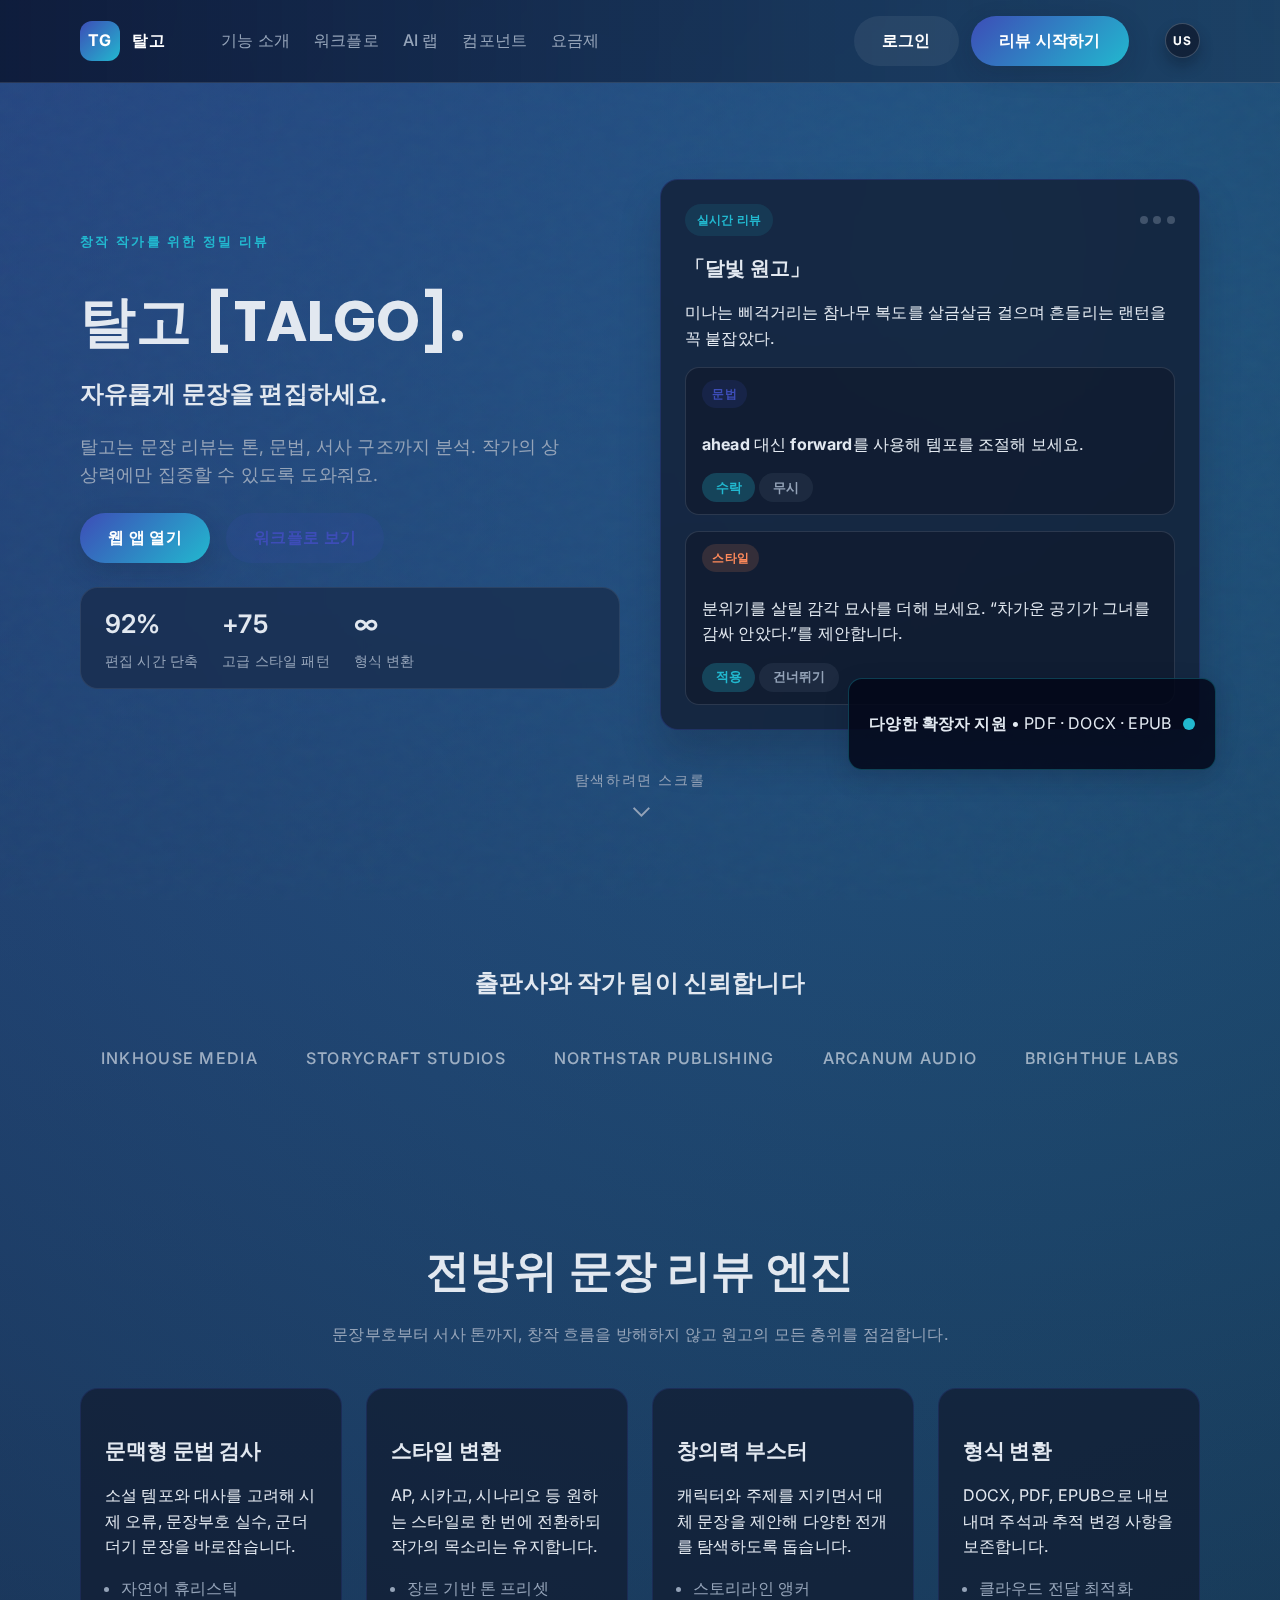
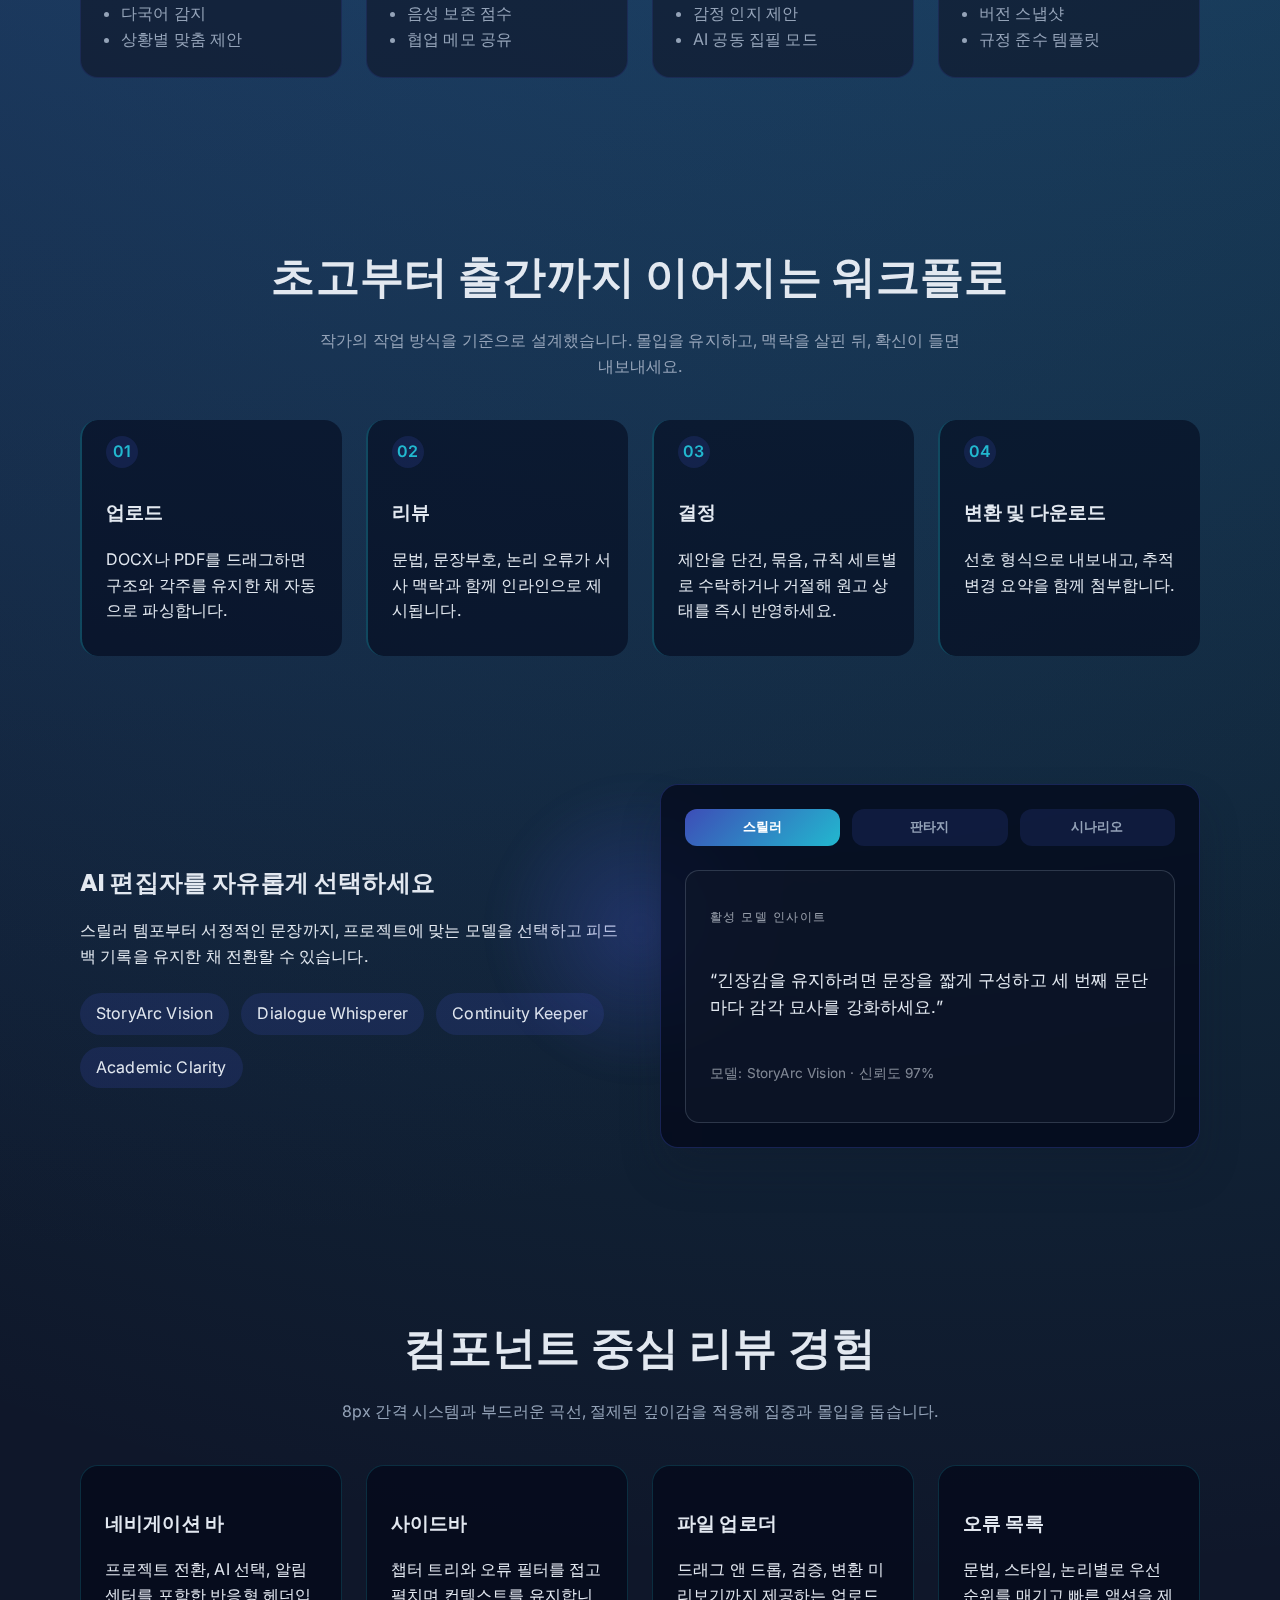
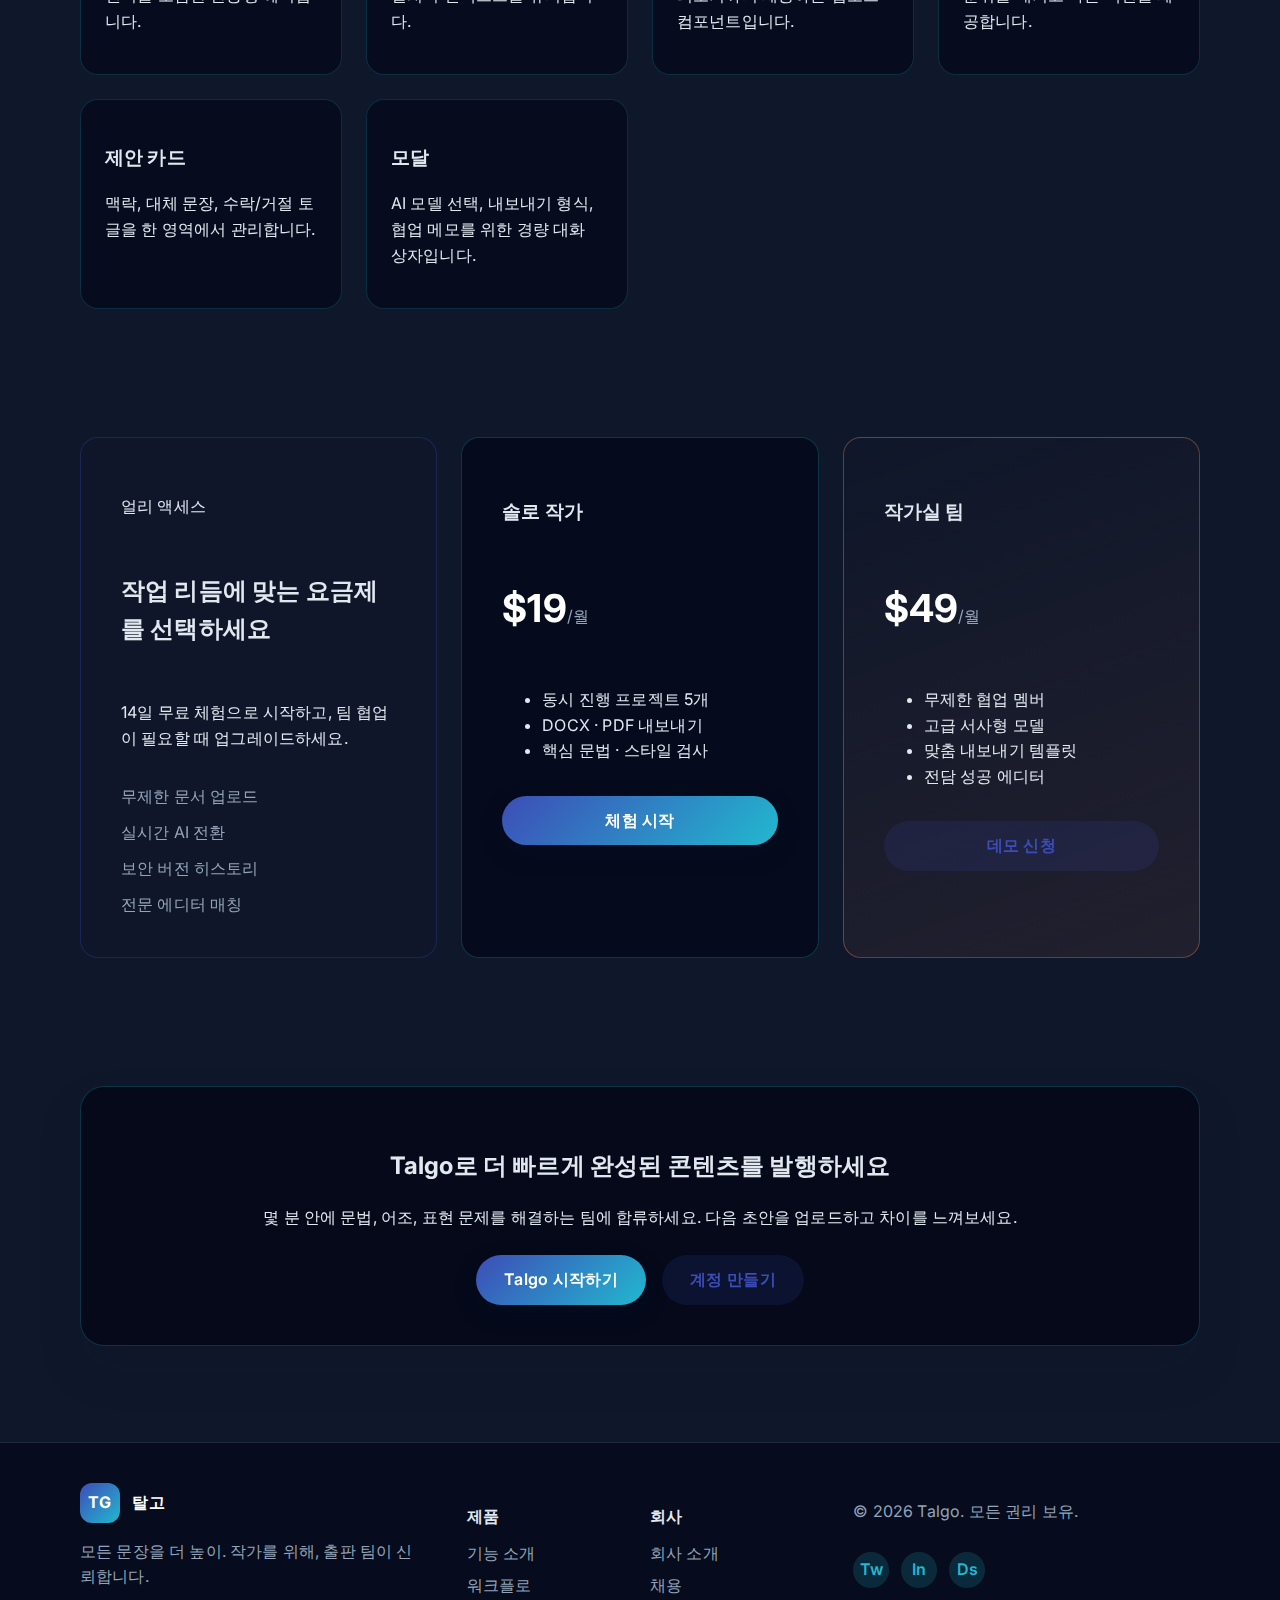
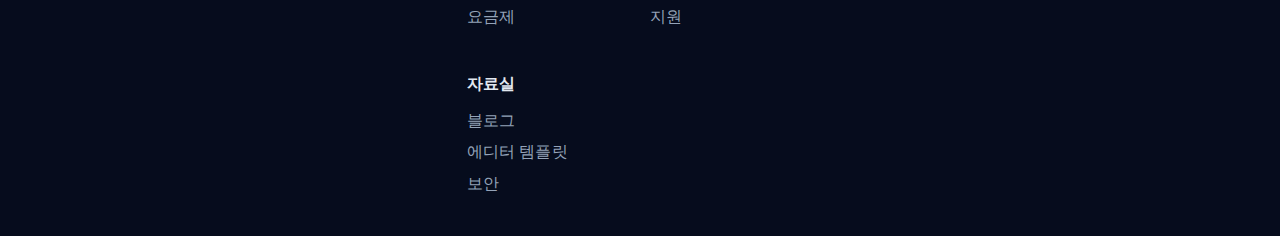
<file: index-ko.html>
﻿<!DOCTYPE html>
<html lang="ko">
<head>
  <meta charset="UTF-8" />
  <meta http-equiv="X-UA-Compatible" content="IE=edge" />
  <meta name="viewport" content="width=device-width, initial-scale=1.0" />
  <title>탈고 - 전문 문장 검토 도구</title>
  <meta name="description" content="문법, 스타일, 서사까지 점검하는 전문 문장 리뷰로 소설과 시나리오를 출간급으로 완성하세요." />
  <link rel="preconnect" href="https://fonts.googleapis.com" />
  <link rel="preconnect" href="https://fonts.gstatic.com" crossorigin />
  <link href="https://fonts.googleapis.com/css2?family=Poppins:wght@400;500;600;700&family=Inter:wght@400;500;600&display=swap" rel="stylesheet" />
  <link rel="stylesheet" href="assets/css/style.css" />
</head>
<body>
  <div class="noise-layer" aria-hidden="true"></div>
  <header class="site-header">
    <div class="container nav-container">
      <a class="brand" href="#" aria-label="TG 탈고">
        <span class="brand-mark" aria-hidden="true">TG</span>
        <span class="brand-type">탈고</span>
      </a>
      <nav class="nav" aria-label="Primary" role="navigation">
        <ul class="nav-list">
          <li><a href="#features">기능 소개</a></li>
          <li><a href="#workflow">워크플로</a></li>
          <li><a href="#ai-lab">AI 랩</a></li>
          <li><a href="#components">컴포넌트</a></li>
          <li><a href="#pricing">요금제</a></li>
        </ul>
      </nav>
      <div class="language-switch">
        <a class="btn-language" href="index.html" lang="en" aria-label="View site in English">
          <span aria-hidden="true" class="lang-code">us</span>
          <span class="visually-hidden">English</span>
        </a>
      </div>
      <div class="nav-actions">
        <a class="btn btn-ghost" href="auth-ko.html">로그인</a>
        <a class="btn btn-primary" href="auth-ko.html">리뷰 시작하기</a>
        <button class="nav-toggle" aria-expanded="false" aria-controls="mobile-nav">
          <span class="nav-toggle-bar"></span>
          <span class="nav-toggle-bar"></span>
          <span class="nav-toggle-bar"></span>
          <span class="visually-hidden">내비게이션 토글</span>
        </button>
      </div>
    </div>
    <nav id="mobile-nav" class="mobile-nav" aria-label="Mobile"></nav>
  </header>

  <main>
    <section class="hero" id="hero">
      <div class="container hero-grid">
        <div class="hero-copy">
          <p class="eyebrow">창작 작가를 위한 정밀 리뷰</p>
          <h1> 탈고 [TALGO].</h1>
          <h2> 자유롭게 문장을 편집하세요.</h2>
          <p class="hero-lede">탈고는 문장 리뷰는 톤, 문법, 서사 구조까지 분석. 작가의 상상력에만 집중할 수 있도록 도와줘요.</p>
          <div class="hero-actions">
            <a class="btn btn-primary" href="#cta">웹 앱 열기</a>
            <a class="btn btn-secondary" href="#workflow">워크플로 보기</a>
          </div>
          <div class="hero-stats">
            <div>
              <span class="stat-value">92%</span>
              <span class="stat-label">편집 시간 단축</span>
            </div>
            <div>
              <span class="stat-value">+75</span>
              <span class="stat-label">고급 스타일 패턴</span>
            </div>
            <div>
              <span class="stat-value">∞</span>
              <span class="stat-label">형식 변환</span>
            </div>
          </div>
        </div>
        <div class="hero-visual">
          <div class="preview-card">
            <header>
              <span class="badge">실시간 리뷰</span>
              <div class="dot-group">
                <span></span><span></span><span></span>
              </div>
            </header>
            <div class="preview-body">
              <article>
                <h2>「달빛 원고」</h2>
                <p>미나는 삐걱거리는 참나무 복도를 살금살금 걸으며 흔들리는 랜턴을 꼭 붙잡았다.</p>
              </article>
              <ul class="preview-suggestions">
                <li>
                  <span class="suggestion-tag">문법</span>
                  <p><strong>ahead</strong> 대신 <strong>forward</strong>를 사용해 템포를 조절해 보세요.</p>
                  <div class="suggestion-actions">
                    <button class="pill">수락</button>
                    <button class="pill pill-ghost">무시</button>
                  </div>
                </li>
                <li>
                  <span class="suggestion-tag alt">스타일</span>
                  <p>분위기를 살릴 감각 묘사를 더해 보세요. “차가운 공기가 그녀를 감싸 안았다.”를 제안합니다.</p>
                  <div class="suggestion-actions">
                    <button class="pill">적용</button>
                    <button class="pill pill-ghost">건너뛰기</button>
                  </div>
                </li>
              </ul>
            </div>
          </div>
          <div class="floating-card" aria-hidden="true">
            <p><strong> 다양한 확장자 지원</strong> • PDF · DOCX · EPUB</p>
            <span class="pulse"></span>
          </div>
        </div>
      </div>
      <div class="scroll-prompt">
        <span>탐색하려면 스크롤</span>
        <div class="chevron"></div>
      </div>
    </section>

    <section class="trust" aria-label="신뢰받는 고객사">
      <div class="container trust-grid">
        <h2>출판사와 작가 팀이 신뢰합니다</h2>
        <ul class="trust-logos">
          <li>Inkhouse Media</li>
          <li>StoryCraft Studios</li>
          <li>Northstar Publishing</li>
          <li>Arcanum Audio</li>
          <li>Brighthue Labs</li>
        </ul>
      </div>
    </section>

    <section class="features" id="features">
      <div class="container section-head">
        <h2>전방위 문장 리뷰 엔진</h2>
        <p>문장부호부터 서사 톤까지, 창작 흐름을 방해하지 않고 원고의 모든 층위를 점검합니다.</p>
      </div>
      <div class="container feature-grid">
        <article class="feature-card">
          <h3>문맥형 문법 검사</h3>
          <p>소설 템포와 대사를 고려해 시제 오류, 문장부호 실수, 군더더기 문장을 바로잡습니다.</p>
          <ul>
            <li>자연어 휴리스틱</li>
            <li>다국어 감지</li>
            <li>상황별 맞춤 제안</li>
          </ul>
        </article>
        <article class="feature-card">
          <h3>스타일 변환</h3>
          <p>AP, 시카고, 시나리오 등 원하는 스타일로 한 번에 전환하되 작가의 목소리는 유지합니다.</p>
          <ul>
            <li>장르 기반 톤 프리셋</li>
            <li>음성 보존 점수</li>
            <li>협업 메모 공유</li>
          </ul>
        </article>
        <article class="feature-card">
          <h3>창의력 부스터</h3>
          <p>캐릭터와 주제를 지키면서 대체 문장을 제안해 다양한 전개를 탐색하도록 돕습니다.</p>
          <ul>
            <li>스토리라인 앵커</li>
            <li>감정 인지 제안</li>
            <li>AI 공동 집필 모드</li>
          </ul>
        </article>
        <article class="feature-card">
          <h3>형식 변환</h3>
          <p>DOCX, PDF, EPUB으로 내보내며 주석과 추적 변경 사항을 보존합니다.</p>
          <ul>
            <li>클라우드 전달 최적화</li>
            <li>버전 스냅샷</li>
            <li>규정 준수 템플릿</li>
          </ul>
        </article>
      </div>
    </section>

    <section class="workflow" id="workflow">
      <div class="container section-head">
        <h2>초고부터 출간까지 이어지는 워크플로</h2>
        <p>작가의 작업 방식을 기준으로 설계했습니다. 몰입을 유지하고, 맥락을 살핀 뒤, 확신이 들면 내보내세요.</p>
      </div>
      <div class="container workflow-grid">
        <article class="workflow-step">
          <span class="step-index">01</span>
          <h3>업로드</h3>
          <p>DOCX나 PDF를 드래그하면 구조와 각주를 유지한 채 자동으로 파싱합니다.</p>
        </article>
        <article class="workflow-step">
          <span class="step-index">02</span>
          <h3>리뷰</h3>
          <p>문법, 문장부호, 논리 오류가 서사 맥락과 함께 인라인으로 제시됩니다.</p>
        </article>
        <article class="workflow-step">
          <span class="step-index">03</span>
          <h3>결정</h3>
          <p>제안을 단건, 묶음, 규칙 세트별로 수락하거나 거절해 원고 상태를 즉시 반영하세요.</p>
        </article>
        <article class="workflow-step">
          <span class="step-index">04</span>
          <h3>변환 및 다운로드</h3>
          <p>선호 형식으로 내보내고, 추적 변경 요약을 함께 첨부합니다.</p>
        </article>
      </div>
    </section>

    <section class="ai-lab" id="ai-lab">
      <div class="container ai-grid">
        <div class="ai-copy">
          <h2>AI 편집자를 자유롭게 선택하세요</h2>
          <p>스릴러 템포부터 서정적인 문장까지, 프로젝트에 맞는 모델을 선택하고 피드백 기록을 유지한 채 전환할 수 있습니다.</p>
          <ul class="pill-list">
            <li>StoryArc Vision</li>
            <li>Dialogue Whisperer</li>
            <li>Continuity Keeper</li>
            <li>Academic Clarity</li>
          </ul>
        </div>
        <div class="ai-panel" role="presentation">
          <div class="ai-switcher">
            <button class="switch-btn active">스릴러</button>
            <button class="switch-btn">판타지</button>
            <button class="switch-btn">시나리오</button>
          </div>
          <div class="ai-preview">
            <p class="preview-label">활성 모델 인사이트</p>
            <p class="preview-text">“긴장감을 유지하려면 문장을 짧게 구성하고 세 번째 문단마다 감각 묘사를 강화하세요.”</p>
            <p class="preview-footnote">모델: StoryArc Vision · 신뢰도 97%</p>
          </div>
        </div>
      </div>
    </section>

    <section class="components" id="components">
      <div class="container section-head">
        <h2>컴포넌트 중심 리뷰 경험</h2>
        <p>8px 간격 시스템과 부드러운 곡선, 절제된 깊이감을 적용해 집중과 몰입을 돕습니다.</p>
      </div>
      <div class="container component-grid">
        <article class="component-card" data-component="Navbar">
          <h3>네비게이션 바</h3>
          <p>프로젝트 전환, AI 선택, 알림 센터를 포함한 반응형 헤더입니다.</p>
        </article>
        <article class="component-card" data-component="Sidebar">
          <h3>사이드바</h3>
          <p>챕터 트리와 오류 필터를 접고 펼치며 컨텍스트를 유지합니다.</p>
        </article>
        <article class="component-card" data-component="FileUploader">
          <h3>파일 업로더</h3>
          <p>드래그 앤 드롭, 검증, 변환 미리보기까지 제공하는 업로드 컴포넌트입니다.</p>
        </article>
        <article class="component-card" data-component="ErrorList">
          <h3>오류 목록</h3>
          <p>문법, 스타일, 논리별로 우선순위를 매기고 빠른 액션을 제공합니다.</p>
        </article>
        <article class="component-card" data-component="SuggestionCard">
          <h3>제안 카드</h3>
          <p>맥락, 대체 문장, 수락/거절 토글을 한 영역에서 관리합니다.</p>
        </article>
        <article class="component-card" data-component="Modal">
          <h3>모달</h3>
          <p>AI 모델 선택, 내보내기 형식, 협업 메모를 위한 경량 대화 상자입니다.</p>
        </article>
      </div>
    </section>

    <section class="pricing" id="pricing">
      <div class="container pricing-grid">
        <div class="pricing-card">
          <p class="eyebrow">얼리 액세스</p>
          <h2>작업 리듬에 맞는 요금제를 선택하세요</h2>
          <p>14일 무료 체험으로 시작하고, 팀 협업이 필요할 때 업그레이드하세요.</p>
          <ul class="pricing-benefits">
            <li>무제한 문서 업로드</li>
            <li>실시간 AI 전환</li>
            <li>보안 버전 히스토리</li>
            <li>전문 에디터 매칭</li>
          </ul>
        </div>
        <div class="pricing-tier">
          <h3>솔로 작가</h3>
          <p class="price">
            <span>$19</span><span>/월</span>
          </p>
          <ul>
            <li>동시 진행 프로젝트 5개</li>
            <li>DOCX · PDF 내보내기</li>
            <li>핵심 문법 · 스타일 검사</li>
          </ul>
          <a class="btn btn-primary" href="#cta">체험 시작</a>
        </div>
        <div class="pricing-tier highlighted">
          <h3>작가실 팀</h3>
          <p class="price">
            <span>$49</span><span>/월</span>
          </p>
          <ul>
            <li>무제한 협업 멤버</li>
            <li>고급 서사형 모델</li>
            <li>맞춤 내보내기 템플릿</li>
            <li>전담 성공 에디터</li>
          </ul>
          <a class="btn btn-secondary" href="#cta">데모 신청</a>
        </div>
      </div>
    </section>

    <section class="cta" id="cta">
      <div class="container cta-box">
        <h2>Talgo로 더 빠르게 완성된 콘텐츠를 발행하세요</h2>
        <p>몇 분 안에 문법, 어조, 표현 문제를 해결하는 팀에 합류하세요. 다음 초안을 업로드하고 차이를 느껴보세요.</p>
        <div class="cta-actions">
          <a href="auth-ko.html" class="btn btn-primary">Talgo 시작하기</a>
          <a href="auth-ko.html" class="btn btn-secondary">계정 만들기</a>
        </div>
      </div>
    </section>
  </main>

  <footer class="site-footer">
    <div class="container footer-grid">
      <div>
        <a class="brand" href="#" aria-label="TG 탈고">
          <span class="brand-mark" aria-hidden="true">TG</span>
          <span class="brand-type">탈고</span>
        </a>
        <p>모든 문장을 더 높이. 작가를 위해, 출판 팀이 신뢰합니다.</p>
      </div>
      <nav aria-label="Footer" class="footer-nav">
        <div>
          <h4>제품</h4>
          <ul>
            <li><a href="#features">기능 소개</a></li>
            <li><a href="#workflow">워크플로</a></li>
            <li><a href="#pricing">요금제</a></li>
          </ul>
        </div>
        <div>
          <h4>회사</h4>
          <ul>
            <li><a href="#">회사 소개</a></li>
            <li><a href="#">채용</a></li>
            <li><a href="#">지원</a></li>
          </ul>
        </div>
        <div>
          <h4>자료실</h4>
          <ul>
            <li><a href="#">블로그</a></li>
            <li><a href="#">에디터 템플릿</a></li>
            <li><a href="#">보안</a></li>
          </ul>
        </div>
      </nav>
      <div class="footer-meta">
        <p>&copy; <span id="year"></span> Talgo. 모든 권리 보유.</p>
        <div class="social-links">
          <a href="#" aria-label="트위터 팔로우">Tw</a>
          <a href="#" aria-label="링크드인 팔로우">In</a>
          <a href="#" aria-label="디스코드 참여">Ds</a>
        </div>
      </div>
    </div>
  </footer>

  <script src="assets/js/main.js"></script>
</body>
</html>
</file>
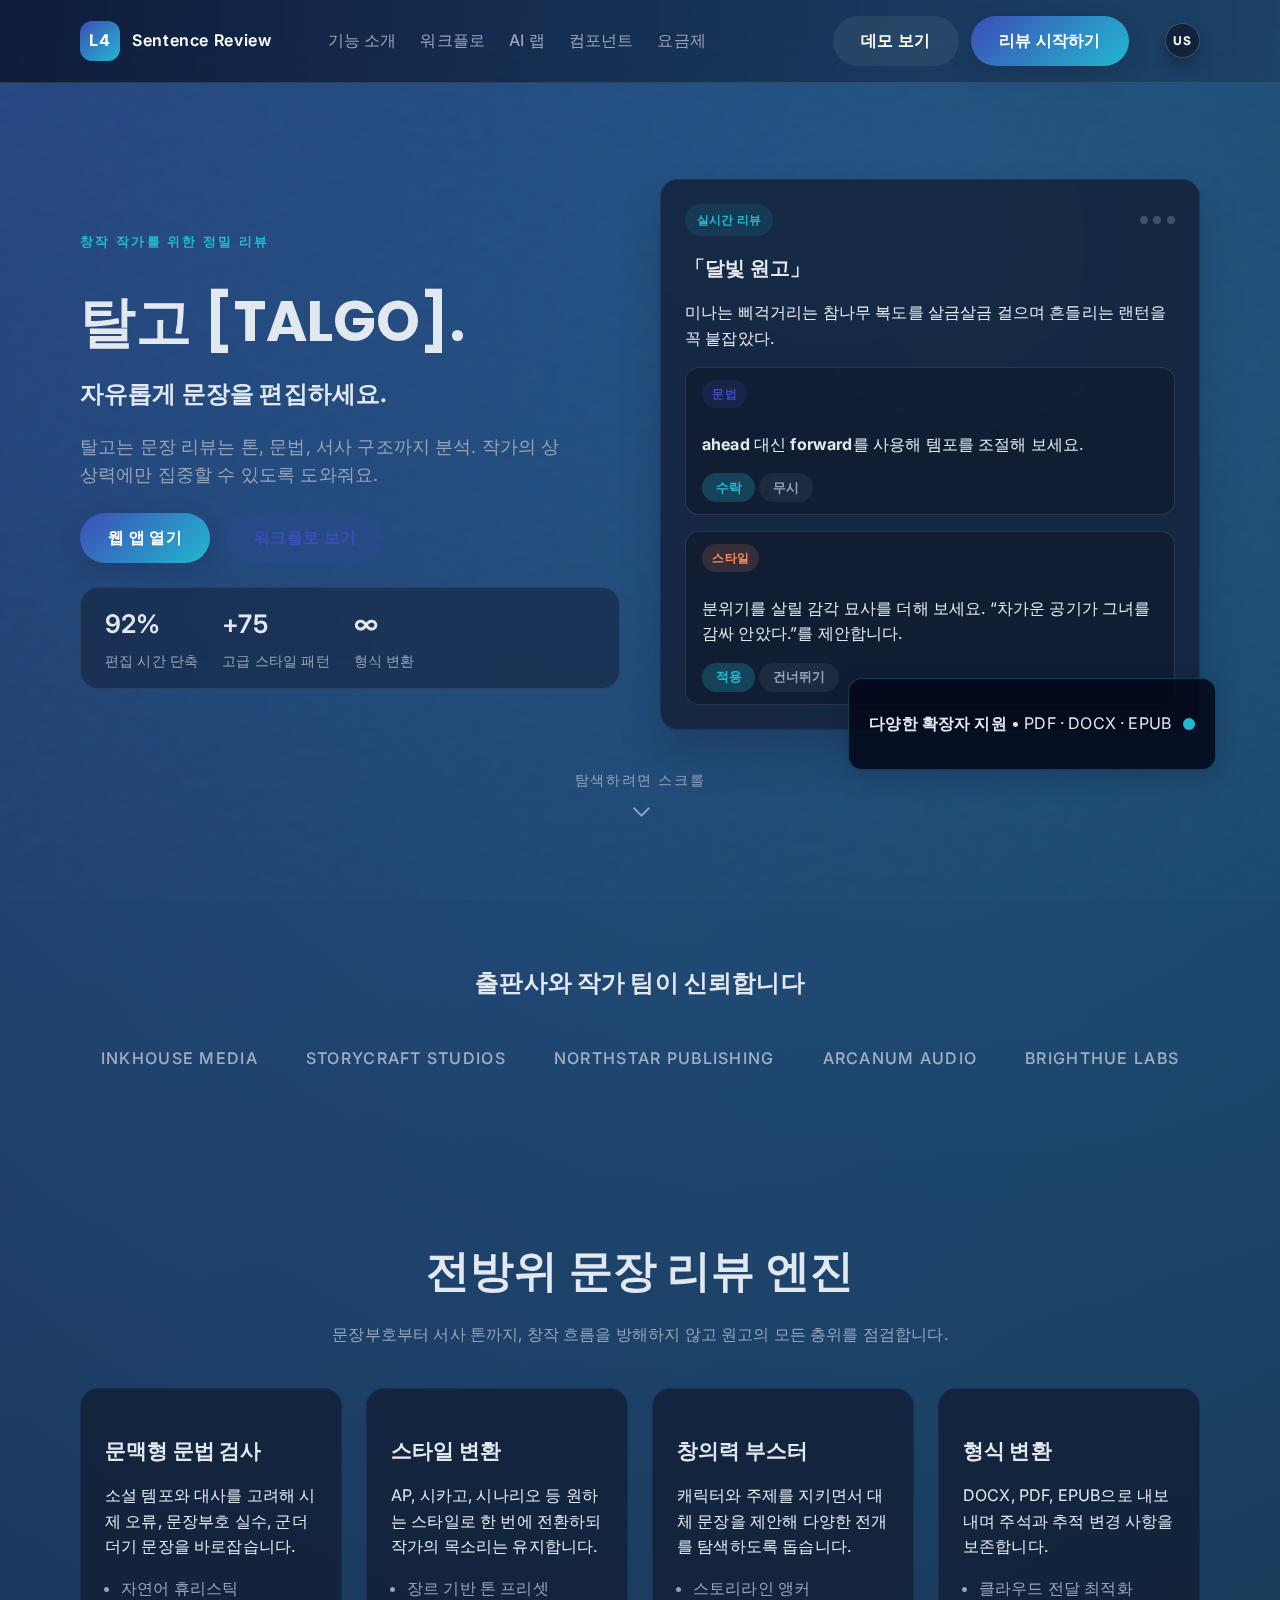
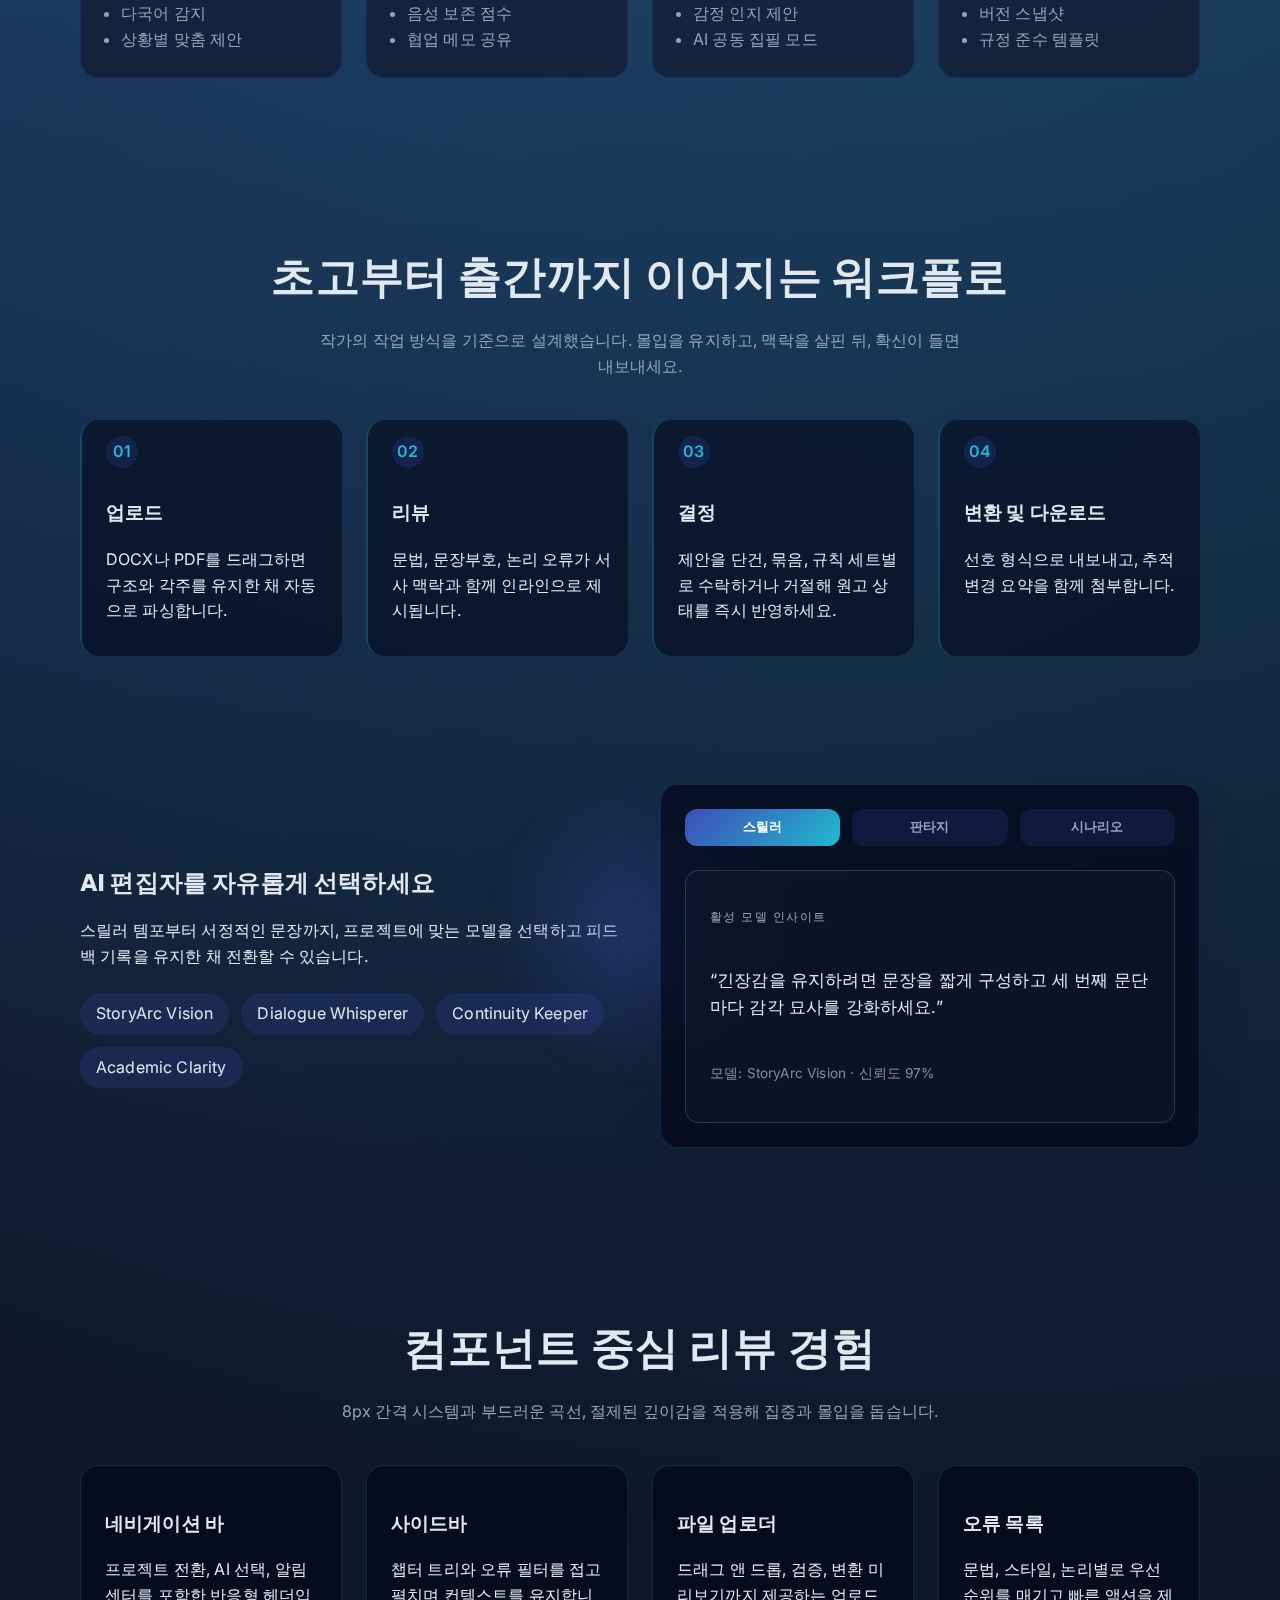
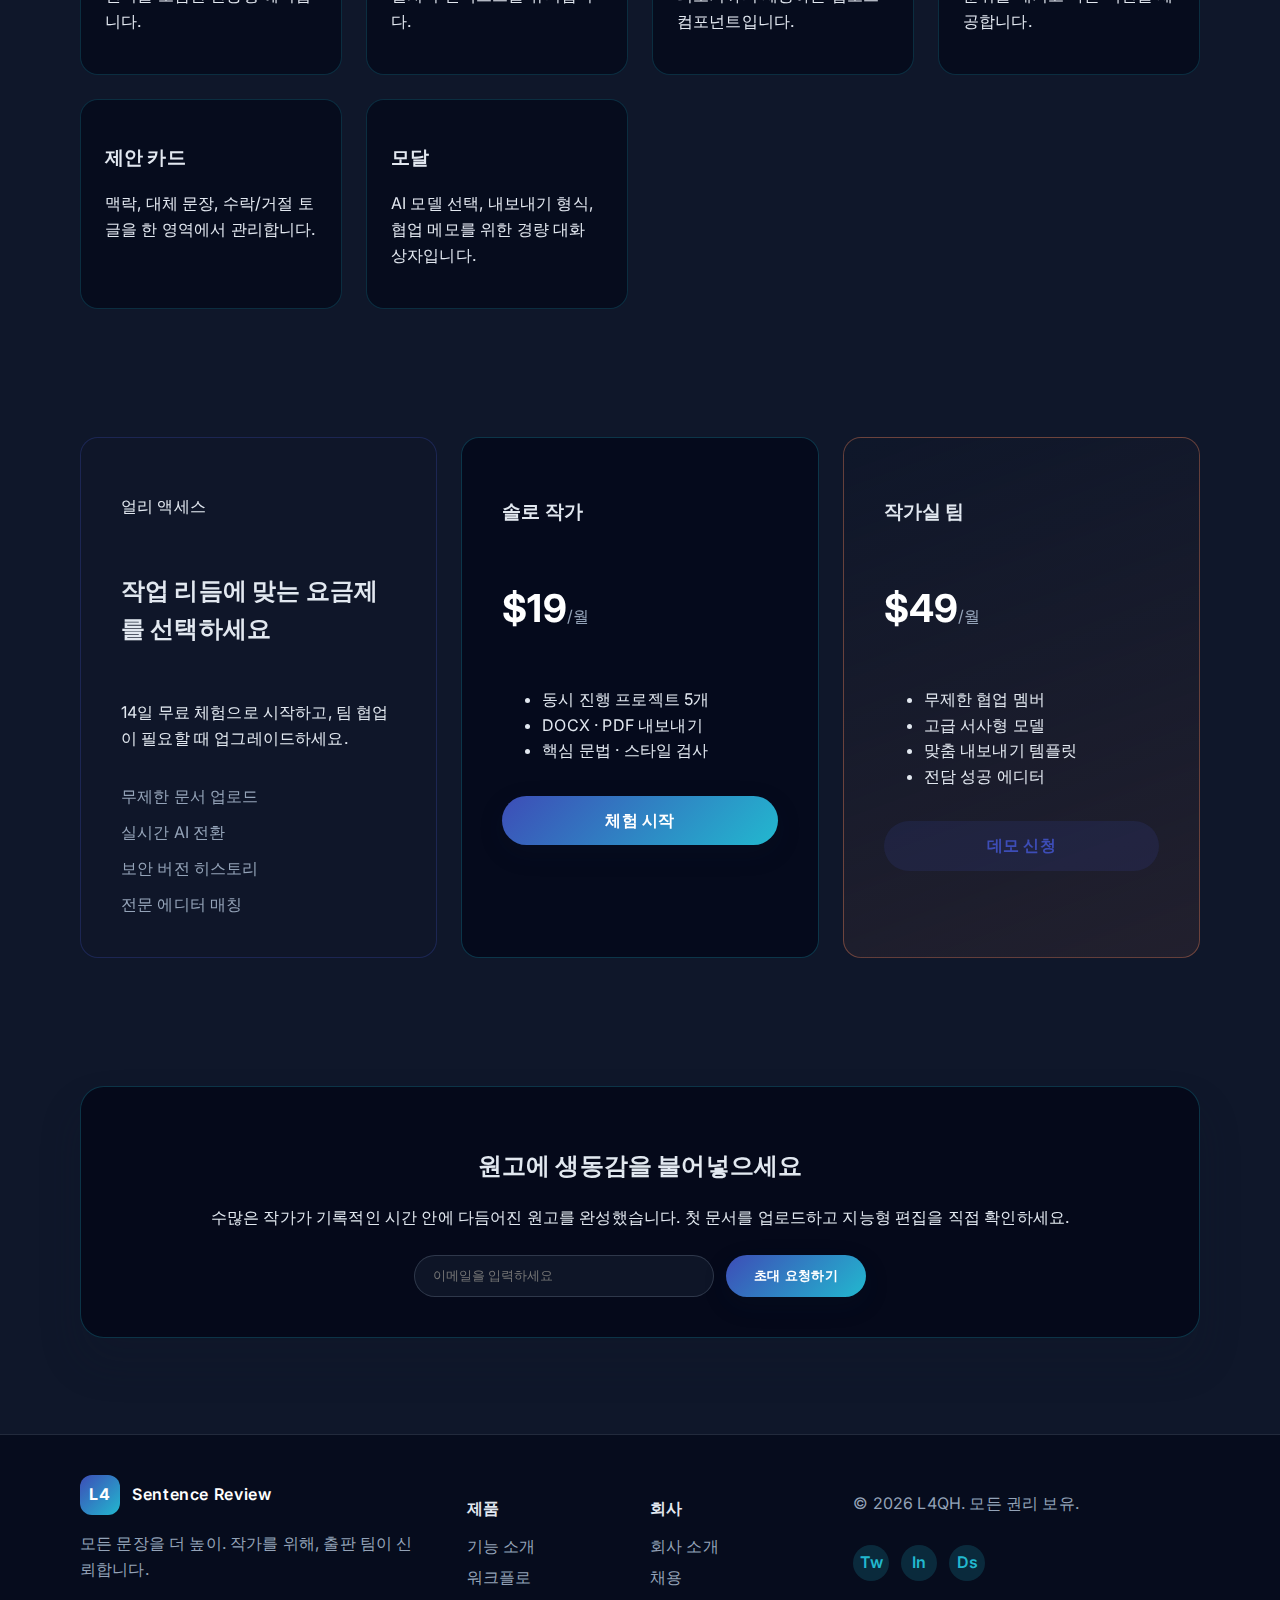
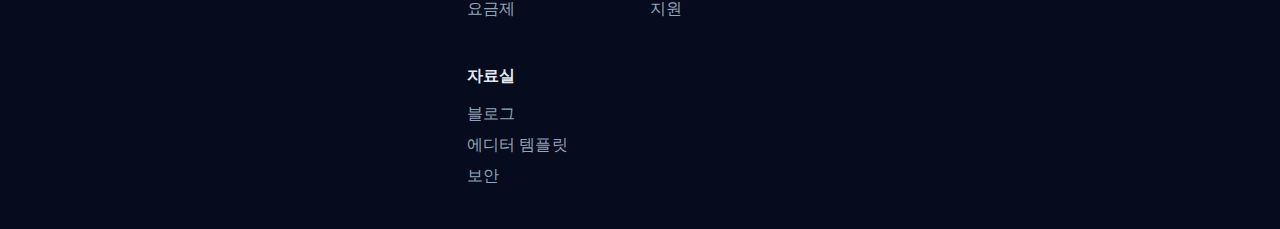
<file: landing-page/index-ko.html>
﻿<!DOCTYPE html>
<html lang="ko">
<head>
  <meta charset="UTF-8" />
  <meta http-equiv="X-UA-Compatible" content="IE=edge" />
  <meta name="viewport" content="width=device-width, initial-scale=1.0" />
  <title>L4QH 문장 리뷰 프로그램</title>
  <meta name="description" content="문법, 스타일, 서사까지 점검하는 전문 문장 리뷰로 소설과 시나리오를 출간급으로 완성하세요." />
  <link rel="preconnect" href="https://fonts.googleapis.com" />
  <link rel="preconnect" href="https://fonts.gstatic.com" crossorigin />
  <link href="https://fonts.googleapis.com/css2?family=Poppins:wght@400;500;600;700&family=Inter:wght@400;500;600&display=swap" rel="stylesheet" />
  <link rel="stylesheet" href="assets/css/style.css" />
</head>
<body>
  <div class="noise-layer" aria-hidden="true"></div>
  <header class="site-header">
    <div class="container nav-container">
      <a class="brand" href="#" aria-label="L4QH 문장 리뷰">
        <span class="brand-mark" aria-hidden="true">L4</span>
        <span class="brand-type">Sentence Review</span>
      </a>
      <nav class="nav" aria-label="Primary" role="navigation">
        <ul class="nav-list">
          <li><a href="#features">기능 소개</a></li>
          <li><a href="#workflow">워크플로</a></li>
          <li><a href="#ai-lab">AI 랩</a></li>
          <li><a href="#components">컴포넌트</a></li>
          <li><a href="#pricing">요금제</a></li>
        </ul>
      </nav>
      <div class="language-switch">
        <a class="btn-language" href="index.html" lang="en" aria-label="View site in English">
          <span aria-hidden="true" class="lang-code">us</span>
          <span class="visually-hidden">English</span>
        </a>
      </div>
      <div class="nav-actions">
        <a class="btn btn-ghost" href="#demo">데모 보기</a>
        <a class="btn btn-primary" href="#cta">리뷰 시작하기</a>
        <button class="nav-toggle" aria-expanded="false" aria-controls="mobile-nav">
          <span class="nav-toggle-bar"></span>
          <span class="nav-toggle-bar"></span>
          <span class="nav-toggle-bar"></span>
          <span class="visually-hidden">내비게이션 토글</span>
        </button>
      </div>
    </div>
    <nav id="mobile-nav" class="mobile-nav" aria-label="Mobile"></nav>
  </header>

  <main>
    <section class="hero" id="hero">
      <div class="container hero-grid">
        <div class="hero-copy">
          <p class="eyebrow">창작 작가를 위한 정밀 리뷰</p>
          <h1> 탈고 [TALGO].</h1>
          <h2> 자유롭게 문장을 편집하세요.</h2>
          <p class="hero-lede">탈고는 문장 리뷰는 톤, 문법, 서사 구조까지 분석. 작가의 상상력에만 집중할 수 있도록 도와줘요.</p>
          <div class="hero-actions">
            <a class="btn btn-primary" href="#cta">웹 앱 열기</a>
            <a class="btn btn-secondary" href="#workflow">워크플로 보기</a>
          </div>
          <div class="hero-stats">
            <div>
              <span class="stat-value">92%</span>
              <span class="stat-label">편집 시간 단축</span>
            </div>
            <div>
              <span class="stat-value">+75</span>
              <span class="stat-label">고급 스타일 패턴</span>
            </div>
            <div>
              <span class="stat-value">∞</span>
              <span class="stat-label">형식 변환</span>
            </div>
          </div>
        </div>
        <div class="hero-visual">
          <div class="preview-card">
            <header>
              <span class="badge">실시간 리뷰</span>
              <div class="dot-group">
                <span></span><span></span><span></span>
              </div>
            </header>
            <div class="preview-body">
              <article>
                <h2>「달빛 원고」</h2>
                <p>미나는 삐걱거리는 참나무 복도를 살금살금 걸으며 흔들리는 랜턴을 꼭 붙잡았다.</p>
              </article>
              <ul class="preview-suggestions">
                <li>
                  <span class="suggestion-tag">문법</span>
                  <p><strong>ahead</strong> 대신 <strong>forward</strong>를 사용해 템포를 조절해 보세요.</p>
                  <div class="suggestion-actions">
                    <button class="pill">수락</button>
                    <button class="pill pill-ghost">무시</button>
                  </div>
                </li>
                <li>
                  <span class="suggestion-tag alt">스타일</span>
                  <p>분위기를 살릴 감각 묘사를 더해 보세요. “차가운 공기가 그녀를 감싸 안았다.”를 제안합니다.</p>
                  <div class="suggestion-actions">
                    <button class="pill">적용</button>
                    <button class="pill pill-ghost">건너뛰기</button>
                  </div>
                </li>
              </ul>
            </div>
          </div>
          <div class="floating-card" aria-hidden="true">
            <p><strong> 다양한 확장자 지원</strong> • PDF · DOCX · EPUB</p>
            <span class="pulse"></span>
          </div>
        </div>
      </div>
      <div class="scroll-prompt">
        <span>탐색하려면 스크롤</span>
        <div class="chevron"></div>
      </div>
    </section>

    <section class="trust" aria-label="신뢰받는 고객사">
      <div class="container trust-grid">
        <h2>출판사와 작가 팀이 신뢰합니다</h2>
        <ul class="trust-logos">
          <li>Inkhouse Media</li>
          <li>StoryCraft Studios</li>
          <li>Northstar Publishing</li>
          <li>Arcanum Audio</li>
          <li>Brighthue Labs</li>
        </ul>
      </div>
    </section>

    <section class="features" id="features">
      <div class="container section-head">
        <h2>전방위 문장 리뷰 엔진</h2>
        <p>문장부호부터 서사 톤까지, 창작 흐름을 방해하지 않고 원고의 모든 층위를 점검합니다.</p>
      </div>
      <div class="container feature-grid">
        <article class="feature-card">
          <h3>문맥형 문법 검사</h3>
          <p>소설 템포와 대사를 고려해 시제 오류, 문장부호 실수, 군더더기 문장을 바로잡습니다.</p>
          <ul>
            <li>자연어 휴리스틱</li>
            <li>다국어 감지</li>
            <li>상황별 맞춤 제안</li>
          </ul>
        </article>
        <article class="feature-card">
          <h3>스타일 변환</h3>
          <p>AP, 시카고, 시나리오 등 원하는 스타일로 한 번에 전환하되 작가의 목소리는 유지합니다.</p>
          <ul>
            <li>장르 기반 톤 프리셋</li>
            <li>음성 보존 점수</li>
            <li>협업 메모 공유</li>
          </ul>
        </article>
        <article class="feature-card">
          <h3>창의력 부스터</h3>
          <p>캐릭터와 주제를 지키면서 대체 문장을 제안해 다양한 전개를 탐색하도록 돕습니다.</p>
          <ul>
            <li>스토리라인 앵커</li>
            <li>감정 인지 제안</li>
            <li>AI 공동 집필 모드</li>
          </ul>
        </article>
        <article class="feature-card">
          <h3>형식 변환</h3>
          <p>DOCX, PDF, EPUB으로 내보내며 주석과 추적 변경 사항을 보존합니다.</p>
          <ul>
            <li>클라우드 전달 최적화</li>
            <li>버전 스냅샷</li>
            <li>규정 준수 템플릿</li>
          </ul>
        </article>
      </div>
    </section>

    <section class="workflow" id="workflow">
      <div class="container section-head">
        <h2>초고부터 출간까지 이어지는 워크플로</h2>
        <p>작가의 작업 방식을 기준으로 설계했습니다. 몰입을 유지하고, 맥락을 살핀 뒤, 확신이 들면 내보내세요.</p>
      </div>
      <div class="container workflow-grid">
        <article class="workflow-step">
          <span class="step-index">01</span>
          <h3>업로드</h3>
          <p>DOCX나 PDF를 드래그하면 구조와 각주를 유지한 채 자동으로 파싱합니다.</p>
        </article>
        <article class="workflow-step">
          <span class="step-index">02</span>
          <h3>리뷰</h3>
          <p>문법, 문장부호, 논리 오류가 서사 맥락과 함께 인라인으로 제시됩니다.</p>
        </article>
        <article class="workflow-step">
          <span class="step-index">03</span>
          <h3>결정</h3>
          <p>제안을 단건, 묶음, 규칙 세트별로 수락하거나 거절해 원고 상태를 즉시 반영하세요.</p>
        </article>
        <article class="workflow-step">
          <span class="step-index">04</span>
          <h3>변환 및 다운로드</h3>
          <p>선호 형식으로 내보내고, 추적 변경 요약을 함께 첨부합니다.</p>
        </article>
      </div>
    </section>

    <section class="ai-lab" id="ai-lab">
      <div class="container ai-grid">
        <div class="ai-copy">
          <h2>AI 편집자를 자유롭게 선택하세요</h2>
          <p>스릴러 템포부터 서정적인 문장까지, 프로젝트에 맞는 모델을 선택하고 피드백 기록을 유지한 채 전환할 수 있습니다.</p>
          <ul class="pill-list">
            <li>StoryArc Vision</li>
            <li>Dialogue Whisperer</li>
            <li>Continuity Keeper</li>
            <li>Academic Clarity</li>
          </ul>
        </div>
        <div class="ai-panel" role="presentation">
          <div class="ai-switcher">
            <button class="switch-btn active">스릴러</button>
            <button class="switch-btn">판타지</button>
            <button class="switch-btn">시나리오</button>
          </div>
          <div class="ai-preview">
            <p class="preview-label">활성 모델 인사이트</p>
            <p class="preview-text">“긴장감을 유지하려면 문장을 짧게 구성하고 세 번째 문단마다 감각 묘사를 강화하세요.”</p>
            <p class="preview-footnote">모델: StoryArc Vision · 신뢰도 97%</p>
          </div>
        </div>
      </div>
    </section>

    <section class="components" id="components">
      <div class="container section-head">
        <h2>컴포넌트 중심 리뷰 경험</h2>
        <p>8px 간격 시스템과 부드러운 곡선, 절제된 깊이감을 적용해 집중과 몰입을 돕습니다.</p>
      </div>
      <div class="container component-grid">
        <article class="component-card" data-component="Navbar">
          <h3>네비게이션 바</h3>
          <p>프로젝트 전환, AI 선택, 알림 센터를 포함한 반응형 헤더입니다.</p>
        </article>
        <article class="component-card" data-component="Sidebar">
          <h3>사이드바</h3>
          <p>챕터 트리와 오류 필터를 접고 펼치며 컨텍스트를 유지합니다.</p>
        </article>
        <article class="component-card" data-component="FileUploader">
          <h3>파일 업로더</h3>
          <p>드래그 앤 드롭, 검증, 변환 미리보기까지 제공하는 업로드 컴포넌트입니다.</p>
        </article>
        <article class="component-card" data-component="ErrorList">
          <h3>오류 목록</h3>
          <p>문법, 스타일, 논리별로 우선순위를 매기고 빠른 액션을 제공합니다.</p>
        </article>
        <article class="component-card" data-component="SuggestionCard">
          <h3>제안 카드</h3>
          <p>맥락, 대체 문장, 수락/거절 토글을 한 영역에서 관리합니다.</p>
        </article>
        <article class="component-card" data-component="Modal">
          <h3>모달</h3>
          <p>AI 모델 선택, 내보내기 형식, 협업 메모를 위한 경량 대화 상자입니다.</p>
        </article>
      </div>
    </section>

    <section class="pricing" id="pricing">
      <div class="container pricing-grid">
        <div class="pricing-card">
          <p class="eyebrow">얼리 액세스</p>
          <h2>작업 리듬에 맞는 요금제를 선택하세요</h2>
          <p>14일 무료 체험으로 시작하고, 팀 협업이 필요할 때 업그레이드하세요.</p>
          <ul class="pricing-benefits">
            <li>무제한 문서 업로드</li>
            <li>실시간 AI 전환</li>
            <li>보안 버전 히스토리</li>
            <li>전문 에디터 매칭</li>
          </ul>
        </div>
        <div class="pricing-tier">
          <h3>솔로 작가</h3>
          <p class="price">
            <span>$19</span><span>/월</span>
          </p>
          <ul>
            <li>동시 진행 프로젝트 5개</li>
            <li>DOCX · PDF 내보내기</li>
            <li>핵심 문법 · 스타일 검사</li>
          </ul>
          <a class="btn btn-primary" href="#cta">체험 시작</a>
        </div>
        <div class="pricing-tier highlighted">
          <h3>작가실 팀</h3>
          <p class="price">
            <span>$49</span><span>/월</span>
          </p>
          <ul>
            <li>무제한 협업 멤버</li>
            <li>고급 서사형 모델</li>
            <li>맞춤 내보내기 템플릿</li>
            <li>전담 성공 에디터</li>
          </ul>
          <a class="btn btn-secondary" href="#cta">데모 신청</a>
        </div>
      </div>
    </section>

    <section class="cta" id="cta">
      <div class="container cta-box">
        <h2>원고에 생동감을 불어넣으세요</h2>
        <p>수많은 작가가 기록적인 시간 안에 다듬어진 원고를 완성했습니다. 첫 문서를 업로드하고 지능형 편집을 직접 확인하세요.</p>
        <form class="cta-form" action="#" method="post">
          <label class="visually-hidden" for="email">이메일</label>
          <input id="email" type="email" name="email" placeholder="이메일을 입력하세요" required />
          <button type="submit" class="btn btn-primary">초대 요청하기</button>
        </form>
      </div>
    </section>
  </main>

  <footer class="site-footer">
    <div class="container footer-grid">
      <div>
        <a class="brand" href="#" aria-label="L4QH 문장 리뷰">
          <span class="brand-mark" aria-hidden="true">L4</span>
          <span class="brand-type">Sentence Review</span>
        </a>
        <p>모든 문장을 더 높이. 작가를 위해, 출판 팀이 신뢰합니다.</p>
      </div>
      <nav aria-label="Footer" class="footer-nav">
        <div>
          <h4>제품</h4>
          <ul>
            <li><a href="#features">기능 소개</a></li>
            <li><a href="#workflow">워크플로</a></li>
            <li><a href="#pricing">요금제</a></li>
          </ul>
        </div>
        <div>
          <h4>회사</h4>
          <ul>
            <li><a href="#">회사 소개</a></li>
            <li><a href="#">채용</a></li>
            <li><a href="#">지원</a></li>
          </ul>
        </div>
        <div>
          <h4>자료실</h4>
          <ul>
            <li><a href="#">블로그</a></li>
            <li><a href="#">에디터 템플릿</a></li>
            <li><a href="#">보안</a></li>
          </ul>
        </div>
      </nav>
      <div class="footer-meta">
        <p>&copy; <span id="year"></span> L4QH. 모든 권리 보유.</p>
        <div class="social-links">
          <a href="#" aria-label="트위터 팔로우">Tw</a>
          <a href="#" aria-label="링크드인 팔로우">In</a>
          <a href="#" aria-label="디스코드 참여">Ds</a>
        </div>
      </div>
    </div>
  </footer>

  <script src="assets/js/main.js"></script>
</body>
</html>
</file>
<file: assets/css/style.css>
﻿:root {
  --color-primary: #3d4db7;
  --color-secondary: #22b8cf;
  --color-accent: #ff8a5b;
  --color-bg: #0f172a;
  --color-surface: rgba(15, 23, 42, 0.8);
  --color-text: #e2e8f0;
  --color-muted: #94a3b8;
  --color-line: rgba(148, 163, 184, 0.25);
  --color-white: #ffffff;
  --color-dark: #020617;

  --font-heading: "Poppins", "Segoe UI", sans-serif;
  --font-body: "Inter", "Segoe UI", sans-serif;

  --shadow-sm: 0 8px 24px rgba(15, 23, 42, 0.18);
  --shadow-lg: 0 24px 40px rgba(15, 23, 42, 0.24);
  --blur: blur(18px);

  --spacing-xs: 0.5rem;
  --spacing-sm: 1rem;
  --spacing-md: 1.5rem;
  --spacing-lg: 2.5rem;
  --spacing-xl: 4rem;
  --spacing-xxl: clamp(4rem, 10vw, 6rem);

  --radius: 18px;
  --transition: 240ms ease;
}

* {
  box-sizing: border-box;
}

body {
  margin: 0;
  font-family: var(--font-body);
  color: var(--color-text);
  background: radial-gradient(circle at top left, rgba(61, 77, 183, 0.45), transparent 55%),
    radial-gradient(circle at 75% 5%, rgba(34, 184, 207, 0.4), transparent 60%),
    var(--color-bg);
  min-height: 100vh;
  line-height: 1.6;
  letter-spacing: 0.01em;
  overflow-x: hidden;
}

.visually-hidden {
  position: absolute;
  clip: rect(0 0 0 0);
  width: 1px;
  height: 1px;
  margin: -1px;
}

.container {
  width: min(1120px, 92%);
  margin: 0 auto;
}

.noise-layer {
  position: fixed;
  inset: 0;
  pointer-events: none;
  background-image: url('data:image/svg+xml,%3Csvg xmlns="http://www.w3.org/2000/svg" viewBox="0 0 120 120" preserveAspectRatio="none"%3E%3Cfilter id="n" x="0" y="0" width="100%25" height="100%25"%3E%3CfeTurbulence type="fractalNoise" baseFrequency="0.7" numOctaves="3" stitchTiles="stitch"/%3E%3C/filter%3E%3Crect width="120" height="120" filter="url(%23n)" opacity="0.08"/%3E%3C/svg%3E');
  opacity: 0.9;
  mix-blend-mode: soft-light;
  z-index: 0;
}

.site-header {
  position: sticky;
  top: 0;
  z-index: 10;
  backdrop-filter: blur(18px);
  background: linear-gradient(90deg, rgba(2, 6, 23, 0.65), rgba(15, 23, 42, 0.25));
  border-bottom: 1px solid rgba(148, 163, 184, 0.2);
}

.nav-container {
  display: flex;
  align-items: center;
  gap: 1.5rem;
  padding: var(--spacing-sm) 0;
}

.brand {
  display: inline-flex;
  align-items: center;
  gap: 0.75rem;
  text-decoration: none;
  color: var(--color-white);
  font-weight: 600;
  letter-spacing: 0.04em;
}

.brand-mark {
  display: grid;
  place-items: center;
  background: linear-gradient(135deg, var(--color-primary), var(--color-secondary));
  color: var(--color-white);
  font-weight: 700;
  width: 2.5rem;
  height: 2.5rem;
  border-radius: 12px;
}

.nav {
  display: flex;
  align-items: center;
  flex: 1;
  margin-left: 2rem;
}

.nav-list {
  display: flex;
  gap: 1.5rem;
  list-style: none;
  margin: 0;
  padding: 0;
}

.nav-list a {
  color: var(--color-muted);
  text-decoration: none;
  font-weight: 500;
  transition: color var(--transition);
}

.nav-list a:hover,
.nav-list a:focus-visible {
  color: var(--color-white);
}

.nav-actions {
  display: flex;
  align-items: center;
  gap: 0.75rem;
  margin-left: auto;
}

.nav-toggle {
  display: none;
  background: transparent;
  border: 0;
  cursor: pointer;
  padding: 0.5rem;
}

.nav-toggle-bar {
  display: block;
  width: 24px;
  height: 2px;
  background: var(--color-white);
  margin-bottom: 5px;
  transition: transform var(--transition);
}

.nav-toggle-bar:last-child {
  margin-bottom: 0;
}

.mobile-nav {
  display: none;
  position: absolute;
  top: 100%;
  right: 0;
  left: 0;
  background: rgba(2, 6, 23, 0.92);
  border-bottom: 1px solid rgba(148, 163, 184, 0.2);
  padding: 1rem 0 1.5rem;
  box-shadow: 0 10px 30px rgba(2, 6, 23, 0.45);
}

.mobile-nav ul {
  list-style: none;
  padding: 0;
  margin: 0;
  display: grid;
  gap: 0.75rem;
  justify-items: center;
}

.mobile-nav a {
  text-decoration: none;
  color: var(--color-muted);
  font-weight: 600;
  letter-spacing: 0.05em;
}

.mobile-nav a:hover,
.mobile-nav a:focus-visible {
  color: var(--color-white);
}

.mobile-nav.mobile-nav-open {
  display: grid;
}

.mobile-nav .mobile-lang {
  margin-top: 1rem;
  display: flex;
  justify-content: center;
}

.mobile-nav .mobile-lang .btn-language {
  box-shadow: none;
  background: rgba(15, 23, 42, 0.85);
  border-color: rgba(148, 163, 184, 0.35);
  font-size: 0.85rem;
  width: auto;
  height: auto;
  padding: 0.55rem 1.2rem;
}


.btn {
  border: 0;
  border-radius: 999px;
  padding: 0.75rem 1.75rem;
  font-weight: 600;
  text-decoration: none;
  cursor: pointer;
  transition: transform var(--transition), box-shadow var(--transition), background var(--transition);
  display: inline-flex;
  align-items: center;
  justify-content: center;
  gap: 0.35rem;
  letter-spacing: 0.02em;
}

.btn-primary {
  color: var(--color-white);
  background: linear-gradient(135deg, var(--color-primary), var(--color-secondary));
  box-shadow: var(--shadow-sm);
}

.btn-primary:hover,
.btn-primary:focus-visible {
  transform: translateY(-1px);
  box-shadow: var(--shadow-lg);
}

.btn-secondary {
  color: var(--color-primary);
  background: rgba(61, 77, 183, 0.15);
}

.btn-secondary:hover,
.btn-secondary:focus-visible {
  background: rgba(61, 77, 183, 0.25);
}

.btn-ghost {
  color: var(--color-white);
  background: rgba(148, 163, 184, 0.12);
}

.btn-ghost:hover,
.btn-ghost:focus-visible {
  background: rgba(148, 163, 184, 0.2);
}

.language-switch {
  display: flex;
  align-items: center;
  margin-left: 0.75rem;
  order: 4;
}

.btn-language {
  display: inline-flex;
  align-items: center;
  justify-content: center;
  width: 2.2rem;
  height: 2.2rem;
  border-radius: 999px;
  border: 1px solid rgba(148, 163, 184, 0.35);
  background: rgba(15, 23, 42, 0.72);
  color: var(--color-white);
  font-size: 0.75rem;
  font-weight: 700;
  letter-spacing: 0.08em;
  text-transform: uppercase;
  text-decoration: none;
  box-shadow: 0 8px 14px rgba(2, 6, 23, 0.28);
  transition: background var(--transition), border-color var(--transition), box-shadow var(--transition), transform var(--transition);
}

.btn-language:hover,
.btn-language:focus-visible {
  background: rgba(34, 184, 207, 0.22);
  border-color: rgba(34, 184, 207, 0.4);
  box-shadow: 0 12px 24px rgba(15, 23, 42, 0.35);
  transform: translateY(-1px);
}

.btn-language .lang-code {
  line-height: 1;
}

.hero {
  padding: var(--spacing-xxl) 0 var(--spacing-xl);
  position: relative;
  z-index: 1;
}

.hero-grid {
  display: grid;
  gap: var(--spacing-lg);
  align-items: center;
  grid-template-columns: repeat(2, minmax(0, 1fr));
}

.hero-copy h1 {
  font-family: var(--font-heading);
  font-weight: 700;
  font-size: clamp(2.5rem, 5vw, 3.5rem);
  line-height: 1.15;
  margin-bottom: var(--spacing-sm);
}

.hero-copy .eyebrow {
  font-weight: 600;
  color: var(--color-secondary);
  text-transform: uppercase;
  letter-spacing: 0.18em;
  font-size: 0.8rem;
  margin-bottom: var(--spacing-sm);
}

.hero-lede {
  color: var(--color-muted);
  font-size: 1.1rem;
  max-width: 480px;
  margin-bottom: var(--spacing-md);
}

.hero-actions {
  display: flex;
  gap: 1rem;
  margin-bottom: var(--spacing-md);
}

.hero-stats {
  display: flex;
  gap: var(--spacing-md);
  border: 1px solid rgba(148, 163, 184, 0.15);
  border-radius: var(--radius);
  padding: 1rem 1.5rem;
  backdrop-filter: blur(12px);
  background: rgba(15, 23, 42, 0.45);
}

.hero-stats div {
  display: grid;
  gap: 0.25rem;
}

.stat-value {
  font-size: 1.6rem;
  font-weight: 600;
}

.stat-label {
  color: var(--color-muted);
  font-size: 0.9rem;
}

.hero-visual {
  position: relative;
}

.preview-card {
  background: rgba(15, 23, 42, 0.7);
  padding: var(--spacing-md);
  border-radius: var(--radius);
  border: 1px solid rgba(61, 77, 183, 0.3);
  box-shadow: var(--shadow-lg);
  backdrop-filter: blur(18px);
}

.preview-card header {
  display: flex;
  align-items: center;
  justify-content: space-between;
  margin-bottom: var(--spacing-sm);
}

.badge {
  font-size: 0.75rem;
  font-weight: 600;
  color: var(--color-secondary);
  background: rgba(34, 184, 207, 0.12);
  padding: 0.4rem 0.75rem;
  border-radius: 999px;
}

.dot-group {
  display: flex;
  gap: 0.35rem;
}

.dot-group span {
  width: 8px;
  height: 8px;
  border-radius: 50%;
  background: rgba(148, 163, 184, 0.35);
}

.preview-body article h2 {
  font-family: var(--font-heading);
  font-size: 1.25rem;
  margin-bottom: 0.5rem;
}

.preview-suggestions {
  list-style: none;
  padding: 0;
  margin: var(--spacing-sm) 0 0;
  display: grid;
  gap: var(--spacing-sm);
}

.preview-suggestions li {
  border: 1px solid rgba(148, 163, 184, 0.2);
  border-radius: 14px;
  padding: 0.75rem 1rem;
  background: rgba(15, 23, 42, 0.6);
}

.suggestion-tag {
  display: inline-flex;
  align-items: center;
  font-size: 0.75rem;
  font-weight: 600;
  color: var(--color-primary);
  background: rgba(61, 77, 183, 0.16);
  padding: 0.25rem 0.65rem;
  border-radius: 999px;
  margin-bottom: 0.5rem;
}

.suggestion-tag.alt {
  color: var(--color-accent);
  background: rgba(255, 138, 91, 0.15);
}

.pill {
  border: 0;
  border-radius: 999px;
  padding: 0.35rem 0.85rem;
  font-weight: 600;
  cursor: pointer;
  background: rgba(34, 184, 207, 0.25);
  color: var(--color-secondary);
  transition: transform var(--transition), background var(--transition);
}

.pill:hover {
  transform: translateY(-1px);
  background: rgba(34, 184, 207, 0.35);
}

.pill-ghost {
  background: rgba(148, 163, 184, 0.1);
  color: var(--color-muted);
}

.floating-card {
  position: absolute;
  bottom: -2.5rem;
  right: -1rem;
  background: rgba(2, 6, 23, 0.85);
  border: 1px solid rgba(34, 184, 207, 0.3);
  padding: 1rem 1.25rem;
  border-radius: 14px;
  display: flex;
  align-items: center;
  gap: 0.75rem;
  box-shadow: var(--shadow-sm);
}

.floating-card .pulse {
  width: 12px;
  height: 12px;
  border-radius: 50%;
  background: var(--color-secondary);
  animation: pulse 1.8s ease-in-out infinite;
}

@keyframes pulse {
  0% {
    transform: scale(0.85);
    opacity: 0.65;
  }
  50% {
    transform: scale(1.1);
    opacity: 1;
  }
  100% {
    transform: scale(0.85);
    opacity: 0.65;
  }
}

.scroll-prompt {
  display: grid;
  place-items: center;
  margin-top: var(--spacing-lg);
  color: var(--color-muted);
  font-size: 0.85rem;
  letter-spacing: 0.12em;
  text-transform: uppercase;
}

.chevron {
  width: 12px;
  height: 12px;
  border-bottom: 2px solid var(--color-muted);
  border-right: 2px solid var(--color-muted);
  transform: rotate(45deg) translateY(-2px);
  margin-top: 12px;
}

section {
  position: relative;
  z-index: 1;
}

.section-head {
  text-align: center;
  margin-bottom: var(--spacing-lg);
}

.section-head h2 {
  font-family: var(--font-heading);
  font-size: clamp(2rem, 4vw, 2.75rem);
  font-weight: 600;
  margin-bottom: var(--spacing-sm);
}

.section-head p {
  color: var(--color-muted);
  max-width: 640px;
  margin: 0 auto;
}

.trust {
  padding: var(--spacing-xl) 0;
}

.trust-grid {
  display: grid;
  gap: var(--spacing-md);
  text-align: center;
}

.trust-logos {
  display: flex;
  justify-content: center;
  flex-wrap: wrap;
  gap: 1.75rem 3rem;
  margin: 0;
  padding: 0;
  list-style: none;
  color: rgba(226, 232, 240, 0.65);
  font-weight: 500;
  letter-spacing: 0.08em;
  text-transform: uppercase;
}

.features {
  padding: var(--spacing-xl) 0;
}

.feature-grid {
  display: grid;
  gap: var(--spacing-md);
  grid-template-columns: repeat(auto-fit, minmax(240px, 1fr));
}

.feature-card {
  background: rgba(15, 23, 42, 0.65);
  border-radius: var(--radius);
  border: 1px solid rgba(61, 77, 183, 0.2);
  padding: var(--spacing-md);
  transition: transform var(--transition), border-color var(--transition);
}

.feature-card:hover {
  transform: translateY(-4px);
  border-color: rgba(34, 184, 207, 0.35);
}

.feature-card h3 {
  font-family: var(--font-heading);
  font-size: 1.3rem;
  margin-bottom: 0.75rem;
}

.feature-card ul {
  margin: 1rem 0 0;
  padding-left: 1rem;
  color: var(--color-muted);
}

.workflow {
  padding: var(--spacing-xl) 0;
}

.workflow-grid {
  display: grid;
  gap: 1.5rem;
  grid-template-columns: repeat(auto-fit, minmax(220px, 1fr));
}

.workflow-step {
  border-left: 2px solid rgba(34, 184, 207, 0.3);
  padding: 1rem 1rem 1rem 1.5rem;
  background: rgba(2, 6, 23, 0.55);
  border-radius: var(--radius);
}

.step-index {
  display: inline-flex;
  align-items: center;
  justify-content: center;
  width: 2rem;
  height: 2rem;
  border-radius: 999px;
  background: rgba(61, 77, 183, 0.2);
  color: var(--color-secondary);
  font-weight: 600;
  margin-bottom: 0.75rem;
}

.ai-lab {
  padding: var(--spacing-xl) 0;
  position: relative;
}

.ai-lab::before {
  content: "";
  position: absolute;
  inset: 10% auto auto 50%;
  width: 320px;
  height: 320px;
  background: radial-gradient(circle, rgba(61, 77, 183, 0.35), transparent 65%);
  transform: translateX(-50%);
  z-index: 0;
  filter: blur(10px);
}

.ai-grid {
  display: grid;
  gap: var(--spacing-lg);
  grid-template-columns: repeat(2, minmax(0, 1fr));
  align-items: center;
}

.ai-copy h2 {
  font-family: var(--font-heading);
  margin-bottom: var(--spacing-sm);
}

.pill-list {
  display: flex;
  flex-wrap: wrap;
  gap: 0.75rem;
  list-style: none;
  padding: 0;
  margin: var(--spacing-md) 0 0;
}

.pill-list li {
  border-radius: 999px;
  padding: 0.5rem 1rem;
  background: rgba(61, 77, 183, 0.2);
}

.ai-panel {
  position: relative;
  background: rgba(2, 6, 23, 0.7);
  border-radius: var(--radius);
  border: 1px solid rgba(61, 77, 183, 0.35);
  padding: var(--spacing-md);
  backdrop-filter: blur(14px);
  box-shadow: var(--shadow-lg);
  z-index: 1;
}

.ai-switcher {
  display: flex;
  gap: 0.75rem;
  margin-bottom: 1.5rem;
}

.switch-btn {
  flex: 1;
  border: 0;
  border-radius: 12px;
  padding: 0.6rem 1rem;
  font-weight: 600;
  cursor: pointer;
  background: rgba(61, 77, 183, 0.18);
  color: var(--color-muted);
  transition: background var(--transition), color var(--transition);
}

.switch-btn.active {
  background: linear-gradient(135deg, var(--color-primary), var(--color-secondary));
  color: var(--color-white);
}

.switch-btn:hover {
  background: rgba(61, 77, 183, 0.3);
}

.ai-preview {
  background: rgba(15, 23, 42, 0.65);
  border-radius: 14px;
  padding: 1.5rem;
  border: 1px solid rgba(148, 163, 184, 0.25);
  display: grid;
  gap: 0.75rem;
}

.preview-label {
  text-transform: uppercase;
  font-size: 0.75rem;
  letter-spacing: 0.12em;
  color: rgba(226, 232, 240, 0.65);
}

.preview-text {
  font-size: 1.05rem;
  color: var(--color-text);
}

.preview-footnote {
  color: rgba(226, 232, 240, 0.55);
  font-size: 0.85rem;
}

.components {
  padding: var(--spacing-xl) 0;
}

.component-grid {
  display: grid;
  gap: var(--spacing-md);
  grid-template-columns: repeat(auto-fit, minmax(220px, 1fr));
}

.component-card {
  background: rgba(2, 6, 23, 0.65);
  border: 1px solid rgba(34, 184, 207, 0.2);
  border-radius: var(--radius);
  padding: var(--spacing-md);
  transition: transform var(--transition), box-shadow var(--transition);
}

.component-card:hover {
  transform: translateY(-4px);
  box-shadow: var(--shadow-sm);
}

.integrations {
  padding: var(--spacing-xl) 0;
}

.integrations-grid {
  display: grid;
  gap: var(--spacing-md);
  grid-template-columns: repeat(auto-fit, minmax(260px, 1fr));
}

.integration-card {
  background: rgba(15, 23, 42, 0.7);
  border-radius: var(--radius);
  border: 1px solid rgba(61, 77, 183, 0.3);
  padding: var(--spacing-md);
  display: grid;
  gap: 0.75rem;
  transition: transform var(--transition), border-color var(--transition);
}

.integration-card:hover {
  transform: translateY(-2px);
  border-color: rgba(34, 184, 207, 0.45);
}

.integration-card ul {
  list-style: none;
  padding: 0;
  margin: 0;
  display: grid;
  gap: 0.5rem;
  color: var(--color-muted);
}

.pricing {
  padding: var(--spacing-xl) 0;
}

.pricing-grid {
  display: grid;
  gap: var(--spacing-md);
  grid-template-columns: repeat(auto-fit, minmax(280px, 1fr));
  align-items: stretch;
}

.pricing-card {
  background: rgba(15, 23, 42, 0.7);
  border-radius: var(--radius);
  padding: var(--spacing-lg);
  border: 1px solid rgba(61, 77, 183, 0.3);
  display: grid;
  gap: 1rem;
}

.pricing-benefits {
  list-style: none;
  padding: 0;
  margin: 0;
  display: grid;
  gap: 0.65rem;
  color: var(--color-muted);
}

.pricing-tier {
  background: rgba(2, 6, 23, 0.7);
  border-radius: var(--radius);
  padding: var(--spacing-lg);
  border: 1px solid rgba(34, 184, 207, 0.25);
  display: grid;
  gap: 1rem;
  align-content: start;
}

.pricing-tier.highlighted {
  border: 1px solid rgba(255, 138, 91, 0.35);
  background: linear-gradient(160deg, rgba(15, 23, 42, 0.7), rgba(255, 138, 91, 0.08));
}

.price span:first-child {
  font-size: 2.4rem;
  font-weight: 700;
  color: var(--color-white);
}

.price span:last-child {
  color: var(--color-muted);
}

.cta {
  padding: var(--spacing-xl) 0 var(--spacing-xxl);
}

.cta-box {
  background: rgba(2, 6, 23, 0.8);
  border-radius: calc(var(--radius) + 6px);
  padding: var(--spacing-lg);
  border: 1px solid rgba(34, 184, 207, 0.25);
  text-align: center;
  box-shadow: var(--shadow-lg);
}

.cta-form {
  margin-top: var(--spacing-md);
  display: flex;
  flex-wrap: wrap;
  gap: 0.75rem;
  justify-content: center;
}

.cta-actions {
  margin-top: var(--spacing-md);
  display: flex;
  flex-wrap: wrap;
  gap: 1rem;
  justify-content: center;
}

.cta-form input {
  padding: 0.75rem 1.1rem;
  border-radius: 999px;
  border: 1px solid rgba(148, 163, 184, 0.25);
  min-width: clamp(220px, 40vw, 300px);
  background: rgba(15, 23, 42, 0.9);
  color: var(--color-white);
}

.cta-form input:focus-visible {
  outline: 2px solid rgba(34, 184, 207, 0.6);
  outline-offset: 2px;
}

.site-footer {
  border-top: 1px solid rgba(148, 163, 184, 0.2);
  padding: var(--spacing-lg) 0;
  background: rgba(2, 6, 23, 0.65);
}

.footer-grid {
  display: grid;
  gap: var(--spacing-lg);
  grid-template-columns: repeat(auto-fit, minmax(220px, 1fr));
  align-items: start;
}

.footer-grid p {
  color: var(--color-muted);
}

.footer-nav {
  display: grid;
  grid-template-columns: repeat(auto-fit, minmax(140px, 1fr));
  gap: 1.25rem;
}

.footer-nav h4 {
  font-family: var(--font-heading);
  font-size: 1rem;
  margin-bottom: 0.75rem;
}

.footer-nav ul {
  list-style: none;
  padding: 0;
  margin: 0;
  display: grid;
  gap: 0.35rem;
}

.footer-nav a {
  color: var(--color-muted);
  text-decoration: none;
}

.footer-nav a:hover,
.footer-nav a:focus-visible {
  color: var(--color-white);
}

.footer-meta {
  display: flex;
  flex-direction: column;
  gap: 0.75rem;
}

.social-links {
  display: flex;
  gap: 0.75rem;
}

.social-links a {
  width: 36px;
  height: 36px;
  border-radius: 50%;
  background: rgba(34, 184, 207, 0.18);
  color: var(--color-secondary);
  display: grid;
  place-items: center;
  text-decoration: none;
  font-weight: 600;
}

.social-links a:hover {
  background: rgba(34, 184, 207, 0.28);
}

@media (max-width: 960px) {
  .nav-container {
    flex-wrap: wrap;
    gap: 1rem;
  }

  .nav {
    flex-basis: 100%;
    margin-left: 0;
    order: 3;
  }

  .language-switch {
    order: 2;
    margin-left: 0;
  }

  .nav-actions {
    order: 4;
    width: 100%;
    justify-content: flex-end;
    margin-left: 0;
  }

  .nav-list {
    display: none;
  }

  .nav-toggle {
    display: inline-flex;
    order: 1;
    margin-left: auto;
  }

  .btn-language {
    padding: 0.35rem 0.85rem;
    width: auto;
    height: auto;
  }

  .hero-grid,
  .ai-grid {
    grid-template-columns: 1fr;
  }

  .hero-stats {
    flex-wrap: wrap;
    justify-content: space-between;
  }

  .floating-card {
    position: static;
    margin-top: var(--spacing-md);
  }
}

@media (max-width: 640px) {
  :root {
    --radius: 16px;
  }

  .nav-actions {
    gap: 0.5rem;
  }

  .btn {
    padding: 0.65rem 1.35rem;
  }

  .hero-actions {
    flex-direction: column;
  }

  .hero-stats {
    gap: 1rem;
  }

  .pricing-grid {
    grid-template-columns: 1fr;
  }
}
</file>
<file: landing-page/assets/css/style.css>
﻿:root {
  --color-primary: #3d4db7;
  --color-secondary: #22b8cf;
  --color-accent: #ff8a5b;
  --color-bg: #0f172a;
  --color-surface: rgba(15, 23, 42, 0.8);
  --color-text: #e2e8f0;
  --color-muted: #94a3b8;
  --color-line: rgba(148, 163, 184, 0.25);
  --color-white: #ffffff;
  --color-dark: #020617;

  --font-heading: "Poppins", "Segoe UI", sans-serif;
  --font-body: "Inter", "Segoe UI", sans-serif;

  --shadow-sm: 0 8px 24px rgba(15, 23, 42, 0.18);
  --shadow-lg: 0 24px 40px rgba(15, 23, 42, 0.24);
  --blur: blur(18px);

  --spacing-xs: 0.5rem;
  --spacing-sm: 1rem;
  --spacing-md: 1.5rem;
  --spacing-lg: 2.5rem;
  --spacing-xl: 4rem;
  --spacing-xxl: clamp(4rem, 10vw, 6rem);

  --radius: 18px;
  --transition: 240ms ease;
}

* {
  box-sizing: border-box;
}

body {
  margin: 0;
  font-family: var(--font-body);
  color: var(--color-text);
  background: radial-gradient(circle at top left, rgba(61, 77, 183, 0.45), transparent 55%),
    radial-gradient(circle at 75% 5%, rgba(34, 184, 207, 0.4), transparent 60%),
    var(--color-bg);
  min-height: 100vh;
  line-height: 1.6;
  letter-spacing: 0.01em;
  overflow-x: hidden;
}

.visually-hidden {
  position: absolute;
  clip: rect(0 0 0 0);
  width: 1px;
  height: 1px;
  margin: -1px;
}

.container {
  width: min(1120px, 92%);
  margin: 0 auto;
}

.noise-layer {
  position: fixed;
  inset: 0;
  pointer-events: none;
  background-image: url('data:image/svg+xml,%3Csvg xmlns="http://www.w3.org/2000/svg" viewBox="0 0 120 120" preserveAspectRatio="none"%3E%3Cfilter id="n" x="0" y="0" width="100%25" height="100%25"%3E%3CfeTurbulence type="fractalNoise" baseFrequency="0.7" numOctaves="3" stitchTiles="stitch"/%3E%3C/filter%3E%3Crect width="120" height="120" filter="url(%23n)" opacity="0.08"/%3E%3C/svg%3E');
  opacity: 0.9;
  mix-blend-mode: soft-light;
  z-index: 0;
}

.site-header {
  position: sticky;
  top: 0;
  z-index: 10;
  backdrop-filter: blur(18px);
  background: linear-gradient(90deg, rgba(2, 6, 23, 0.65), rgba(15, 23, 42, 0.25));
  border-bottom: 1px solid rgba(148, 163, 184, 0.2);
}

.nav-container {
  display: flex;
  align-items: center;
  gap: 1.5rem;
  padding: var(--spacing-sm) 0;
}

.brand {
  display: inline-flex;
  align-items: center;
  gap: 0.75rem;
  text-decoration: none;
  color: var(--color-white);
  font-weight: 600;
  letter-spacing: 0.04em;
}

.brand-mark {
  display: grid;
  place-items: center;
  background: linear-gradient(135deg, var(--color-primary), var(--color-secondary));
  color: var(--color-white);
  font-weight: 700;
  width: 2.5rem;
  height: 2.5rem;
  border-radius: 12px;
}

.nav {
  display: flex;
  align-items: center;
  flex: 1;
  margin-left: 2rem;
}

.nav-list {
  display: flex;
  gap: 1.5rem;
  list-style: none;
  margin: 0;
  padding: 0;
}

.nav-list a {
  color: var(--color-muted);
  text-decoration: none;
  font-weight: 500;
  transition: color var(--transition);
}

.nav-list a:hover,
.nav-list a:focus-visible {
  color: var(--color-white);
}

.nav-actions {
  display: flex;
  align-items: center;
  gap: 0.75rem;
  margin-left: auto;
}

.nav-toggle {
  display: none;
  background: transparent;
  border: 0;
  cursor: pointer;
  padding: 0.5rem;
}

.nav-toggle-bar {
  display: block;
  width: 24px;
  height: 2px;
  background: var(--color-white);
  margin-bottom: 5px;
  transition: transform var(--transition);
}

.nav-toggle-bar:last-child {
  margin-bottom: 0;
}

.mobile-nav {
  display: none;
  position: absolute;
  top: 100%;
  right: 0;
  left: 0;
  background: rgba(2, 6, 23, 0.92);
  border-bottom: 1px solid rgba(148, 163, 184, 0.2);
  padding: 1rem 0 1.5rem;
  box-shadow: 0 10px 30px rgba(2, 6, 23, 0.45);
}

.mobile-nav ul {
  list-style: none;
  padding: 0;
  margin: 0;
  display: grid;
  gap: 0.75rem;
  justify-items: center;
}

.mobile-nav a {
  text-decoration: none;
  color: var(--color-muted);
  font-weight: 600;
  letter-spacing: 0.05em;
}

.mobile-nav a:hover,
.mobile-nav a:focus-visible {
  color: var(--color-white);
}

.mobile-nav.mobile-nav-open {
  display: grid;
}

.mobile-nav .mobile-lang {
  margin-top: 1rem;
  display: flex;
  justify-content: center;
}

.mobile-nav .mobile-lang .btn-language {
  box-shadow: none;
  background: rgba(15, 23, 42, 0.85);
  border-color: rgba(148, 163, 184, 0.35);
  font-size: 0.85rem;
  width: auto;
  height: auto;
  padding: 0.55rem 1.2rem;
}


.btn {
  border: 0;
  border-radius: 999px;
  padding: 0.75rem 1.75rem;
  font-weight: 600;
  text-decoration: none;
  cursor: pointer;
  transition: transform var(--transition), box-shadow var(--transition), background var(--transition);
  display: inline-flex;
  align-items: center;
  justify-content: center;
  gap: 0.35rem;
  letter-spacing: 0.02em;
}

.btn-primary {
  color: var(--color-white);
  background: linear-gradient(135deg, var(--color-primary), var(--color-secondary));
  box-shadow: var(--shadow-sm);
}

.btn-primary:hover,
.btn-primary:focus-visible {
  transform: translateY(-1px);
  box-shadow: var(--shadow-lg);
}

.btn-secondary {
  color: var(--color-primary);
  background: rgba(61, 77, 183, 0.15);
}

.btn-secondary:hover,
.btn-secondary:focus-visible {
  background: rgba(61, 77, 183, 0.25);
}

.btn-ghost {
  color: var(--color-white);
  background: rgba(148, 163, 184, 0.12);
}

.btn-ghost:hover,
.btn-ghost:focus-visible {
  background: rgba(148, 163, 184, 0.2);
}

.language-switch {
  display: flex;
  align-items: center;
  margin-left: 0.75rem;
  order: 4;
}

.btn-language {
  display: inline-flex;
  align-items: center;
  justify-content: center;
  width: 2.2rem;
  height: 2.2rem;
  border-radius: 999px;
  border: 1px solid rgba(148, 163, 184, 0.35);
  background: rgba(15, 23, 42, 0.72);
  color: var(--color-white);
  font-size: 0.75rem;
  font-weight: 700;
  letter-spacing: 0.08em;
  text-transform: uppercase;
  text-decoration: none;
  box-shadow: 0 8px 14px rgba(2, 6, 23, 0.28);
  transition: background var(--transition), border-color var(--transition), box-shadow var(--transition), transform var(--transition);
}

.btn-language:hover,
.btn-language:focus-visible {
  background: rgba(34, 184, 207, 0.22);
  border-color: rgba(34, 184, 207, 0.4);
  box-shadow: 0 12px 24px rgba(15, 23, 42, 0.35);
  transform: translateY(-1px);
}

.btn-language .lang-code {
  line-height: 1;
}

.hero {
  padding: var(--spacing-xxl) 0 var(--spacing-xl);
  position: relative;
  z-index: 1;
}

.hero-grid {
  display: grid;
  gap: var(--spacing-lg);
  align-items: center;
  grid-template-columns: repeat(2, minmax(0, 1fr));
}

.hero-copy h1 {
  font-family: var(--font-heading);
  font-weight: 700;
  font-size: clamp(2.5rem, 5vw, 3.5rem);
  line-height: 1.15;
  margin-bottom: var(--spacing-sm);
}

.hero-copy .eyebrow {
  font-weight: 600;
  color: var(--color-secondary);
  text-transform: uppercase;
  letter-spacing: 0.18em;
  font-size: 0.8rem;
  margin-bottom: var(--spacing-sm);
}

.hero-lede {
  color: var(--color-muted);
  font-size: 1.1rem;
  max-width: 480px;
  margin-bottom: var(--spacing-md);
}

.hero-actions {
  display: flex;
  gap: 1rem;
  margin-bottom: var(--spacing-md);
}

.hero-stats {
  display: flex;
  gap: var(--spacing-md);
  border: 1px solid rgba(148, 163, 184, 0.15);
  border-radius: var(--radius);
  padding: 1rem 1.5rem;
  backdrop-filter: blur(12px);
  background: rgba(15, 23, 42, 0.45);
}

.hero-stats div {
  display: grid;
  gap: 0.25rem;
}

.stat-value {
  font-size: 1.6rem;
  font-weight: 600;
}

.stat-label {
  color: var(--color-muted);
  font-size: 0.9rem;
}

.hero-visual {
  position: relative;
}

.preview-card {
  background: rgba(15, 23, 42, 0.7);
  padding: var(--spacing-md);
  border-radius: var(--radius);
  border: 1px solid rgba(61, 77, 183, 0.3);
  box-shadow: var(--shadow-lg);
  backdrop-filter: blur(18px);
}

.preview-card header {
  display: flex;
  align-items: center;
  justify-content: space-between;
  margin-bottom: var(--spacing-sm);
}

.badge {
  font-size: 0.75rem;
  font-weight: 600;
  color: var(--color-secondary);
  background: rgba(34, 184, 207, 0.12);
  padding: 0.4rem 0.75rem;
  border-radius: 999px;
}

.dot-group {
  display: flex;
  gap: 0.35rem;
}

.dot-group span {
  width: 8px;
  height: 8px;
  border-radius: 50%;
  background: rgba(148, 163, 184, 0.35);
}

.preview-body article h2 {
  font-family: var(--font-heading);
  font-size: 1.25rem;
  margin-bottom: 0.5rem;
}

.preview-suggestions {
  list-style: none;
  padding: 0;
  margin: var(--spacing-sm) 0 0;
  display: grid;
  gap: var(--spacing-sm);
}

.preview-suggestions li {
  border: 1px solid rgba(148, 163, 184, 0.2);
  border-radius: 14px;
  padding: 0.75rem 1rem;
  background: rgba(15, 23, 42, 0.6);
}

.suggestion-tag {
  display: inline-flex;
  align-items: center;
  font-size: 0.75rem;
  font-weight: 600;
  color: var(--color-primary);
  background: rgba(61, 77, 183, 0.16);
  padding: 0.25rem 0.65rem;
  border-radius: 999px;
  margin-bottom: 0.5rem;
}

.suggestion-tag.alt {
  color: var(--color-accent);
  background: rgba(255, 138, 91, 0.15);
}

.pill {
  border: 0;
  border-radius: 999px;
  padding: 0.35rem 0.85rem;
  font-weight: 600;
  cursor: pointer;
  background: rgba(34, 184, 207, 0.25);
  color: var(--color-secondary);
  transition: transform var(--transition), background var(--transition);
}

.pill:hover {
  transform: translateY(-1px);
  background: rgba(34, 184, 207, 0.35);
}

.pill-ghost {
  background: rgba(148, 163, 184, 0.1);
  color: var(--color-muted);
}

.floating-card {
  position: absolute;
  bottom: -2.5rem;
  right: -1rem;
  background: rgba(2, 6, 23, 0.85);
  border: 1px solid rgba(34, 184, 207, 0.3);
  padding: 1rem 1.25rem;
  border-radius: 14px;
  display: flex;
  align-items: center;
  gap: 0.75rem;
  box-shadow: var(--shadow-sm);
}

.floating-card .pulse {
  width: 12px;
  height: 12px;
  border-radius: 50%;
  background: var(--color-secondary);
  animation: pulse 1.8s ease-in-out infinite;
}

@keyframes pulse {
  0% {
    transform: scale(0.85);
    opacity: 0.65;
  }
  50% {
    transform: scale(1.1);
    opacity: 1;
  }
  100% {
    transform: scale(0.85);
    opacity: 0.65;
  }
}

.scroll-prompt {
  display: grid;
  place-items: center;
  margin-top: var(--spacing-lg);
  color: var(--color-muted);
  font-size: 0.85rem;
  letter-spacing: 0.12em;
  text-transform: uppercase;
}

.chevron {
  width: 12px;
  height: 12px;
  border-bottom: 2px solid var(--color-muted);
  border-right: 2px solid var(--color-muted);
  transform: rotate(45deg) translateY(-2px);
  margin-top: 12px;
}

section {
  position: relative;
  z-index: 1;
}

.section-head {
  text-align: center;
  margin-bottom: var(--spacing-lg);
}

.section-head h2 {
  font-family: var(--font-heading);
  font-size: clamp(2rem, 4vw, 2.75rem);
  font-weight: 600;
  margin-bottom: var(--spacing-sm);
}

.section-head p {
  color: var(--color-muted);
  max-width: 640px;
  margin: 0 auto;
}

.trust {
  padding: var(--spacing-xl) 0;
}

.trust-grid {
  display: grid;
  gap: var(--spacing-md);
  text-align: center;
}

.trust-logos {
  display: flex;
  justify-content: center;
  flex-wrap: wrap;
  gap: 1.75rem 3rem;
  margin: 0;
  padding: 0;
  list-style: none;
  color: rgba(226, 232, 240, 0.65);
  font-weight: 500;
  letter-spacing: 0.08em;
  text-transform: uppercase;
}

.features {
  padding: var(--spacing-xl) 0;
}

.feature-grid {
  display: grid;
  gap: var(--spacing-md);
  grid-template-columns: repeat(auto-fit, minmax(240px, 1fr));
}

.feature-card {
  background: rgba(15, 23, 42, 0.65);
  border-radius: var(--radius);
  border: 1px solid rgba(61, 77, 183, 0.2);
  padding: var(--spacing-md);
  transition: transform var(--transition), border-color var(--transition);
}

.feature-card:hover {
  transform: translateY(-4px);
  border-color: rgba(34, 184, 207, 0.35);
}

.feature-card h3 {
  font-family: var(--font-heading);
  font-size: 1.3rem;
  margin-bottom: 0.75rem;
}

.feature-card ul {
  margin: 1rem 0 0;
  padding-left: 1rem;
  color: var(--color-muted);
}

.workflow {
  padding: var(--spacing-xl) 0;
}

.workflow-grid {
  display: grid;
  gap: 1.5rem;
  grid-template-columns: repeat(auto-fit, minmax(220px, 1fr));
}

.workflow-step {
  border-left: 2px solid rgba(34, 184, 207, 0.3);
  padding: 1rem 1rem 1rem 1.5rem;
  background: rgba(2, 6, 23, 0.55);
  border-radius: var(--radius);
}

.step-index {
  display: inline-flex;
  align-items: center;
  justify-content: center;
  width: 2rem;
  height: 2rem;
  border-radius: 999px;
  background: rgba(61, 77, 183, 0.2);
  color: var(--color-secondary);
  font-weight: 600;
  margin-bottom: 0.75rem;
}

.ai-lab {
  padding: var(--spacing-xl) 0;
  position: relative;
}

.ai-lab::before {
  content: "";
  position: absolute;
  inset: 10% auto auto 50%;
  width: 320px;
  height: 320px;
  background: radial-gradient(circle, rgba(61, 77, 183, 0.35), transparent 65%);
  transform: translateX(-50%);
  z-index: 0;
  filter: blur(10px);
}

.ai-grid {
  display: grid;
  gap: var(--spacing-lg);
  grid-template-columns: repeat(2, minmax(0, 1fr));
  align-items: center;
}

.ai-copy h2 {
  font-family: var(--font-heading);
  margin-bottom: var(--spacing-sm);
}

.pill-list {
  display: flex;
  flex-wrap: wrap;
  gap: 0.75rem;
  list-style: none;
  padding: 0;
  margin: var(--spacing-md) 0 0;
}

.pill-list li {
  border-radius: 999px;
  padding: 0.5rem 1rem;
  background: rgba(61, 77, 183, 0.2);
}

.ai-panel {
  position: relative;
  background: rgba(2, 6, 23, 0.7);
  border-radius: var(--radius);
  border: 1px solid rgba(61, 77, 183, 0.35);
  padding: var(--spacing-md);
  backdrop-filter: blur(14px);
  box-shadow: var(--shadow-lg);
  z-index: 1;
}

.ai-switcher {
  display: flex;
  gap: 0.75rem;
  margin-bottom: 1.5rem;
}

.switch-btn {
  flex: 1;
  border: 0;
  border-radius: 12px;
  padding: 0.6rem 1rem;
  font-weight: 600;
  cursor: pointer;
  background: rgba(61, 77, 183, 0.18);
  color: var(--color-muted);
  transition: background var(--transition), color var(--transition);
}

.switch-btn.active {
  background: linear-gradient(135deg, var(--color-primary), var(--color-secondary));
  color: var(--color-white);
}

.switch-btn:hover {
  background: rgba(61, 77, 183, 0.3);
}

.ai-preview {
  background: rgba(15, 23, 42, 0.65);
  border-radius: 14px;
  padding: 1.5rem;
  border: 1px solid rgba(148, 163, 184, 0.25);
  display: grid;
  gap: 0.75rem;
}

.preview-label {
  text-transform: uppercase;
  font-size: 0.75rem;
  letter-spacing: 0.12em;
  color: rgba(226, 232, 240, 0.65);
}

.preview-text {
  font-size: 1.05rem;
  color: var(--color-text);
}

.preview-footnote {
  color: rgba(226, 232, 240, 0.55);
  font-size: 0.85rem;
}

.components {
  padding: var(--spacing-xl) 0;
}

.component-grid {
  display: grid;
  gap: var(--spacing-md);
  grid-template-columns: repeat(auto-fit, minmax(220px, 1fr));
}

.component-card {
  background: rgba(2, 6, 23, 0.65);
  border: 1px solid rgba(34, 184, 207, 0.2);
  border-radius: var(--radius);
  padding: var(--spacing-md);
  transition: transform var(--transition), box-shadow var(--transition);
}

.component-card:hover {
  transform: translateY(-4px);
  box-shadow: var(--shadow-sm);
}

.pricing {
  padding: var(--spacing-xl) 0;
}

.pricing-grid {
  display: grid;
  gap: var(--spacing-md);
  grid-template-columns: repeat(auto-fit, minmax(280px, 1fr));
  align-items: stretch;
}

.pricing-card {
  background: rgba(15, 23, 42, 0.7);
  border-radius: var(--radius);
  padding: var(--spacing-lg);
  border: 1px solid rgba(61, 77, 183, 0.3);
  display: grid;
  gap: 1rem;
}

.pricing-benefits {
  list-style: none;
  padding: 0;
  margin: 0;
  display: grid;
  gap: 0.65rem;
  color: var(--color-muted);
}

.pricing-tier {
  background: rgba(2, 6, 23, 0.7);
  border-radius: var(--radius);
  padding: var(--spacing-lg);
  border: 1px solid rgba(34, 184, 207, 0.25);
  display: grid;
  gap: 1rem;
  align-content: start;
}

.pricing-tier.highlighted {
  border: 1px solid rgba(255, 138, 91, 0.35);
  background: linear-gradient(160deg, rgba(15, 23, 42, 0.7), rgba(255, 138, 91, 0.08));
}

.price span:first-child {
  font-size: 2.4rem;
  font-weight: 700;
  color: var(--color-white);
}

.price span:last-child {
  color: var(--color-muted);
}

.cta {
  padding: var(--spacing-xl) 0 var(--spacing-xxl);
}

.cta-box {
  background: rgba(2, 6, 23, 0.8);
  border-radius: calc(var(--radius) + 6px);
  padding: var(--spacing-lg);
  border: 1px solid rgba(34, 184, 207, 0.25);
  text-align: center;
  box-shadow: var(--shadow-lg);
}

.cta-form {
  margin-top: var(--spacing-md);
  display: flex;
  flex-wrap: wrap;
  gap: 0.75rem;
  justify-content: center;
}

.cta-form input {
  padding: 0.75rem 1.1rem;
  border-radius: 999px;
  border: 1px solid rgba(148, 163, 184, 0.25);
  min-width: clamp(220px, 40vw, 300px);
  background: rgba(15, 23, 42, 0.9);
  color: var(--color-white);
}

.cta-form input:focus-visible {
  outline: 2px solid rgba(34, 184, 207, 0.6);
  outline-offset: 2px;
}

.site-footer {
  border-top: 1px solid rgba(148, 163, 184, 0.2);
  padding: var(--spacing-lg) 0;
  background: rgba(2, 6, 23, 0.65);
}

.footer-grid {
  display: grid;
  gap: var(--spacing-lg);
  grid-template-columns: repeat(auto-fit, minmax(220px, 1fr));
  align-items: start;
}

.footer-grid p {
  color: var(--color-muted);
}

.footer-nav {
  display: grid;
  grid-template-columns: repeat(auto-fit, minmax(140px, 1fr));
  gap: 1.25rem;
}

.footer-nav h4 {
  font-family: var(--font-heading);
  font-size: 1rem;
  margin-bottom: 0.75rem;
}

.footer-nav ul {
  list-style: none;
  padding: 0;
  margin: 0;
  display: grid;
  gap: 0.35rem;
}

.footer-nav a {
  color: var(--color-muted);
  text-decoration: none;
}

.footer-nav a:hover,
.footer-nav a:focus-visible {
  color: var(--color-white);
}

.footer-meta {
  display: flex;
  flex-direction: column;
  gap: 0.75rem;
}

.social-links {
  display: flex;
  gap: 0.75rem;
}

.social-links a {
  width: 36px;
  height: 36px;
  border-radius: 50%;
  background: rgba(34, 184, 207, 0.18);
  color: var(--color-secondary);
  display: grid;
  place-items: center;
  text-decoration: none;
  font-weight: 600;
}

.social-links a:hover {
  background: rgba(34, 184, 207, 0.28);
}

@media (max-width: 960px) {
  .nav-container {
    flex-wrap: wrap;
    gap: 1rem;
  }

  .nav {
    flex-basis: 100%;
    margin-left: 0;
    order: 3;
  }

  .language-switch {
    order: 2;
    margin-left: 0;
  }

  .nav-actions {
    order: 4;
    width: 100%;
    justify-content: flex-end;
    margin-left: 0;
  }

  .nav-list {
    display: none;
  }

  .nav-toggle {
    display: inline-flex;
    order: 1;
    margin-left: auto;
  }

  .btn-language {
    padding: 0.35rem 0.85rem;
  }

  .hero-grid,
  .ai-grid {
    grid-template-columns: 1fr;
  }

  .hero-stats {
    flex-wrap: wrap;
    justify-content: space-between;
  }

  .floating-card {
    position: static;
    margin-top: var(--spacing-md);
  }
}

@media (max-width: 640px) {
  :root {
    --radius: 16px;
  }

  .nav-actions {
    gap: 0.5rem;
  }

  .btn {
    padding: 0.65rem 1.35rem;
  }

  .hero-actions {
    flex-direction: column;
  }

  .hero-stats {
    gap: 1rem;
  }

  .pricing-grid {
    grid-template-columns: 1fr;
  }
}
</file>
